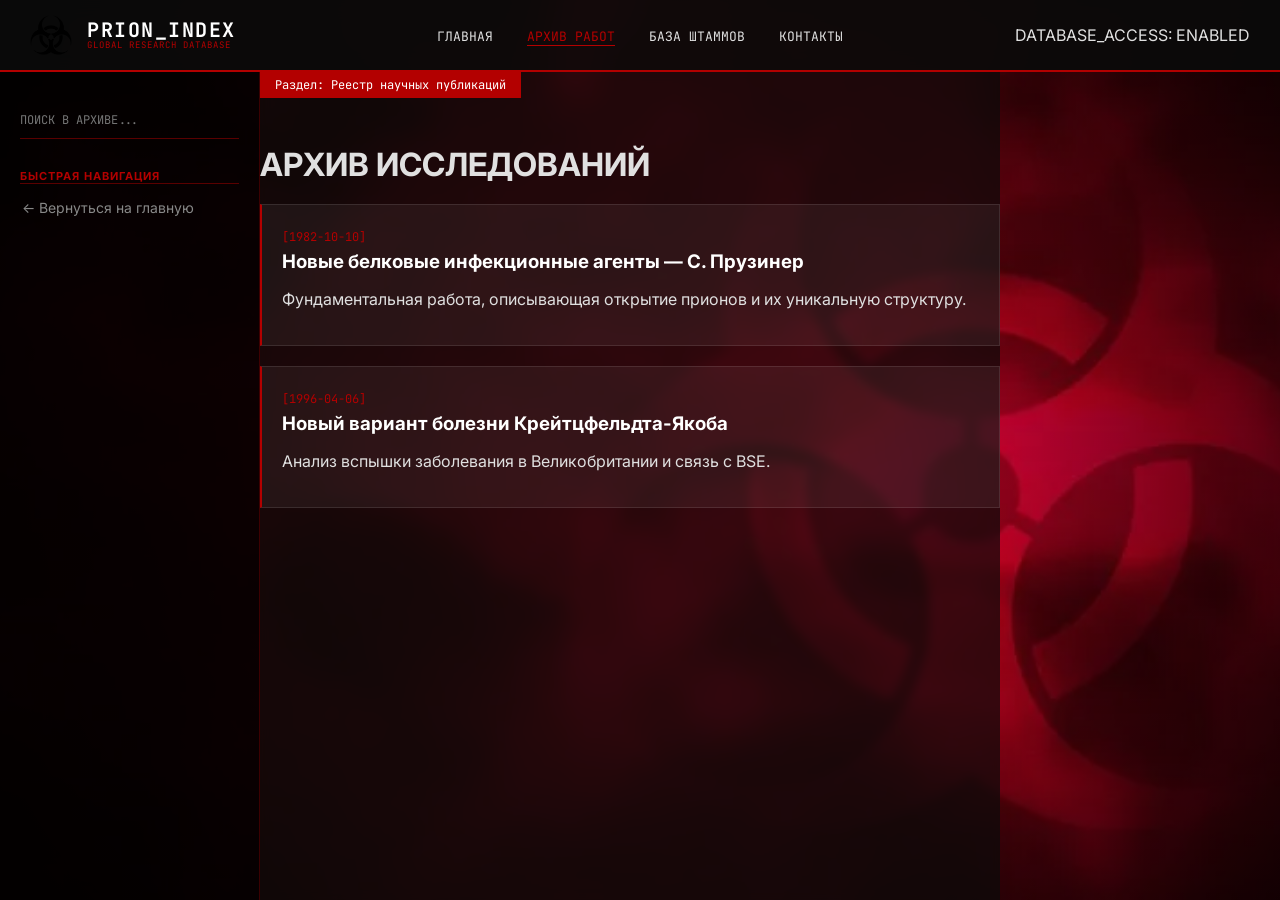
<file: archive.html>
<!DOCTYPE html>
<html lang="ru">
<head>
    <meta charset="UTF-8">
    <title>PRION_INDEX // ARCHIVE</title>
    <link rel="stylesheet" href="style.css"> <link href="https://fonts.googleapis.com/css2?family=Inter:wght@300;400;700&family=JetBrains+Mono:wght@400;700&display=swap" rel="stylesheet">
</head>
<body>

<div class="custom-background"></div>
<div class="vignette"></div>

<div class="main-wrapper">
    <header class="top-nav">
        <div class="logo-wrapper">
            <a href="index.html" style="text-decoration: none; display: flex; align-items: center; gap: 15px;">
                <div class="logo-area">
                    <img src="images/my-logo.png" style="height: 40px; display: block;">
                </div>
                <div class="site-title">
                    <span class="main-name">PRION_INDEX</span>
                    <span class="sub-name">Global Research Database</span>
                </div>
            </a>
        </div>
        <div class="nav-links">
            <a href="index.html">ГЛАВНАЯ</a>
            <a href="archive.html" class="active">АРХИВ РАБОТ</a>
            <a href="strains.html">БАЗА ШТАММОВ</a>
            <a href="./contacts/contacts.html">КОНТАКТЫ</a>
        </div>
        <div class="system-id">DATABASE_ACCESS: ENABLED</div>
    </header>

    <div class="layout">
        <aside class="wiki-nav">
            <div class="search-container">
                <input type="text" id="wiki-search" placeholder="ПОИСК В АРХИВЕ...">
                <div class="search-line"></div>
            </div>
            <div class="nav-section">
                <h4>БЫСТРАЯ НАВИГАЦИЯ</h4>
                <a href="index.html">← Вернуться на главную</a>
            </div>
        </aside>

        <main class="main-content">
            <section class="hero-section">
                <div class="alert-banner">Раздел: Реестр научных публикаций</div>
                <h1>АРХИВ ИССЛЕДОВАНИЙ</h1>
                
                <div class="archive-grid">
                    <div class="text-block" style="border-left: 2px solid var(--main-red); margin-bottom: 20px;">
                        <span style="color: var(--main-red); font-family: var(--mono-font); font-size: 12px;">[1982-10-10]</span>
                        <h3 style="margin: 5px 0;"><a href="#" style="color: #fff; text-decoration: none;">Новые белковые инфекционные агенты — С. Прузинер</a></h3>
                        <p>Фундаментальная работа, описывающая открытие прионов и их уникальную структуру.</p>
                    </div>

                    <div class="text-block" style="border-left: 2px solid var(--main-red); margin-bottom: 20px;">
                        <span style="color: var(--main-red); font-family: var(--mono-font); font-size: 12px;">[1996-04-06]</span>
                        <h3 style="margin: 5px 0;"><a href="#" style="color: #fff; text-decoration: none;">Новый вариант болезни Крейтцфельдта-Якоба</a></h3>
                        <p>Анализ вспышки заболевания в Великобритании и связь с BSE.</p>
                    </div>
                </div>
            </section>
        </main>
    </div>
</div>
</body>
</html>
</file>
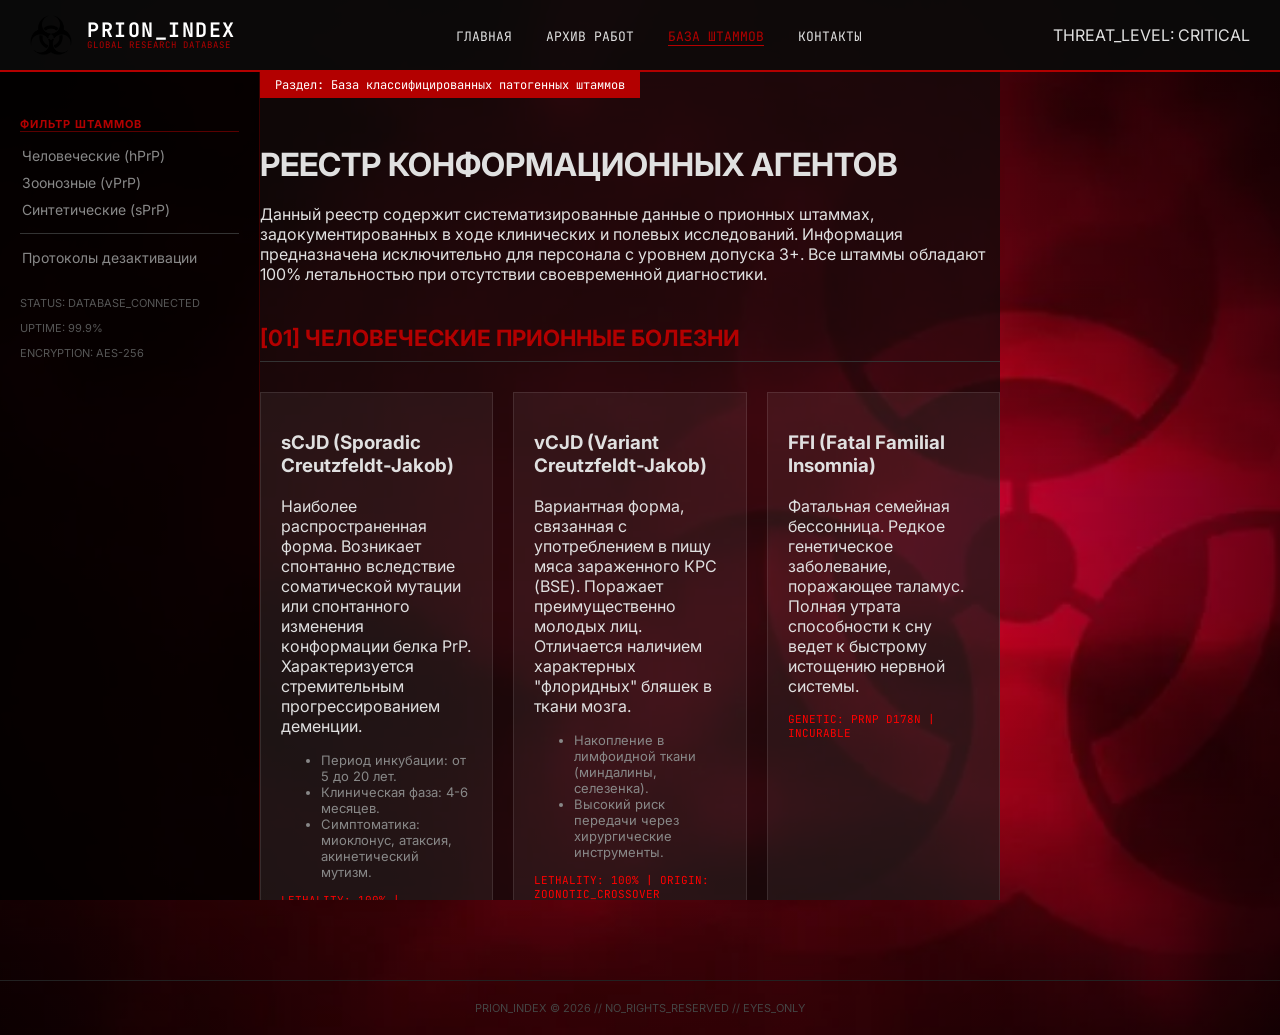
<file: strains.html>
<!DOCTYPE html>
<html lang="ru">
<head>
    <meta charset="UTF-8">
    <title>PRION_INDEX // STRAINS_DATABASE</title>
    <link rel="stylesheet" href="style.css">
    <link href="https://fonts.googleapis.com/css2?family=Inter:wght@300;400;700&family=JetBrains+Mono:wght@400;700&display=swap" rel="stylesheet">
</head>
<body>

<div class="custom-background"></div>
<div class="vignette"></div>

<div class="main-wrapper">
    <header class="top-nav">
        <div class="logo-wrapper">
            <a href="index.html" style="text-decoration: none; display: flex; align-items: center; gap: 15px;">
                <div class="logo-area">
                    <img src="images/my-logo.png" style="height: 40px; display: block;">
                </div>
                <div class="site-title">
                    <span class="main-name">PRION_INDEX</span>
                    <span class="sub-name">Global Research Database</span>
                </div>
            </a>
        </div>
        <div class="nav-links">
            <a href="index.html">ГЛАВНАЯ</a>
            <a href="archive.html">АРХИВ РАБОТ</a>
            <a href="strains.html" class="active">БАЗА ШТАММОВ</a>
            <a href="./contacts/contacts.html">КОНТАКТЫ</a>
        </div>
        <div class="system-id">THREAT_LEVEL: CRITICAL</div>
    </header>

    <div class="layout">
        <aside class="wiki-nav">
             <div class="nav-section">
                <h4>ФИЛЬТР ШТАММОВ</h4>
                <a href="#human">Человеческие (hPrP)</a>
                <a href="#zoonotic">Зоонозные (vPrP)</a>
                <a href="#synthetic">Синтетические (sPrP)</a>
                <hr style="border: 0; border-top: 1px solid #333; margin: 15px 0;">
                <a href="#protocols">Протоколы дезактивации</a>
            </div>
            <div class="nav-section" style="margin-top: 30px; font-size: 11px; color: #555;">
                <p>STATUS: DATABASE_CONNECTED</p>
                <p>UPTIME: 99.9%</p>
                <p>ENCRYPTION: AES-256</p>
            </div>
        </aside>

        <main class="main-content">
            <section class="hero-section">
                <div class="alert-banner">Раздел: База классифицированных патогенных штаммов</div>
                <h1>РЕЕСТР КОНФОРМАЦИОННЫХ АГЕНТОВ</h1>
                
                <p class="description">
                    Данный реестр содержит систематизированные данные о прионных штаммах, задокументированных в ходе клинических и полевых исследований. Информация предназначена исключительно для персонала с уровнем допуска 3+. Все штаммы обладают 100% летальностью при отсутствии своевременной диагностики.
                </p>

                <!-- ЧЕЛОВЕЧЕСКИЕ ШТАММЫ -->
                <h2 id="human" style="border-bottom: 1px solid #333; padding-bottom: 10px; margin-top: 40px;">[01] ЧЕЛОВЕЧЕСКИЕ ПРИОННЫЕ БОЛЕЗНИ</h2>
                <div class="content-grid">
                    <div class="text-block">
                        <h3>sCJD (Sporadic Creutzfeldt-Jakob)</h3>
                        <p>Наиболее распространенная форма. Возникает спонтанно вследствие соматической мутации или спонтанного изменения конформации белка PrP. Характеризуется стремительным прогрессированием деменции.</p>
                        <ul style="font-size: 13px; color: #888; margin-top: 10px;">
                            <li>Период инкубации: от 5 до 20 лет.</li>
                            <li>Клиническая фаза: 4-6 месяцев.</li>
                            <li>Симптоматика: миоклонус, атаксия, акинетический мутизм.</li>
                        </ul>
                        <div style="font-size: 11px; font-family: 'JetBrains Mono'; margin-top: 10px; color: #ff0000;">
                            LETHALITY: 100% | RISK_CODE: ALPHA-1
                        </div>
                    </div>

                    <div class="text-block">
                        <h3>vCJD (Variant Creutzfeldt-Jakob)</h3>
                        <p>Вариантная форма, связанная с употреблением в пищу мяса зараженного КРС (BSE). Поражает преимущественно молодых лиц. Отличается наличием характерных "флоридных" бляшек в ткани мозга.</p>
                        <ul style="font-size: 13px; color: #888; margin-top: 10px;">
                            <li>Накопление в лимфоидной ткани (миндалины, селезенка).</li>
                            <li>Высокий риск передачи через хирургические инструменты.</li>
                        </ul>
                        <div style="font-size: 11px; font-family: 'JetBrains Mono'; margin-top: 10px; color: #ff0000;">
                            LETHALITY: 100% | ORIGIN: ZOONOTIC_CROSSOVER
                        </div>
                    </div>

                    <div class="text-block">
                        <h3>FFI (Fatal Familial Insomnia)</h3>
                        <p>Фатальная семейная бессонница. Редкое генетическое заболевание, поражающее таламус. Полная утрата способности к сну ведет к быстрому истощению нервной системы.</p>
                        <div style="font-size: 11px; font-family: 'JetBrains Mono'; margin-top: 10px; color: #ff0000;">
                            GENETIC: PRNP D178N | INCURABLE
                        </div>
                    </div>
                </div>

                <!-- ЗООНОЗНЫЕ ШТАММЫ -->
                <h2 id="zoonotic" style="border-bottom: 1px solid #333; padding-bottom: 10px; margin-top: 60px;">[02] ЗООНОЗНЫЕ И ЭКОСИСТЕМНЫЕ УГРОЗЫ</h2>
                <div class="content-grid">
                    <div class="text-block highlight-red">
                        <h3 style="color: #ff0000;">BSE (Bovine Spongiform Encephalopathy)</h3>
                        <p>Классический штамм типа C. Способен преодолевать межвидовой барьер. Обладает аномальной термостабильностью (выдерживает стандартное автоклавирование).</p>
                        <div style="font-size: 11px; font-family: 'JetBrains Mono'; margin-top: 10px;">
                            VULNERABILITY: UNKNOWN | STRAIN: TYPE-C
                        </div>
                    </div>

                    <div class="text-block highlight-red">
                        <h3 style="color: #ff0000;">CWD (Chronic Wasting Disease)</h3>
                        <p>Штамм, поражающий копытных. Обнаружен в почве, воде и растениях на местах выпаса. Передача происходит через слюну, мочу и кал животных. Потенциал перехода к человеку изучается.</p>
                        <div style="font-size: 11px; font-family: 'JetBrains Mono'; margin-top: 10px;">
                            INFECTIVITY: EXTREME | PERSISTENCE: 10+ YEARS
                        </div>
                    </div>
                </div>

                <!-- СИНТЕТИЧЕСКИЕ ШТАММЫ -->
                <h2 id="synthetic" style="border-bottom: 1px solid #333; padding-bottom: 10px; margin-top: 60px;">[03] СИНТЕТИЧЕСКИЕ И ЛАБОРАТОРНЫЕ АГЕНТЫ</h2>
                <div class="content-grid">
                    <div class="text-block" style="border: 1px dashed #ff0000;">
                        <h3 style="color: #ff0000;">P-73_HYBRID (Classified)</h3>
                        <p>Экспериментальный рекомбинантный штамм. Создан в целях изучения механизмов ускоренной полимеризации бета-листов. Обладает сокращенным инкубационным периодом (до 14 суток в модельных организмах).</p>
                        <p style="background: rgba(255,0,0,0.1); padding: 5px; font-size: 12px; margin-top: 10px;">
                            ВНИМАНИЕ: Работа с P-73 разрешена только в боксах BSL-4. При утечке — протокол "ZERO".
                        </p>
                    </div>
                </div>

                <!-- ПРОТОКОЛЫ -->
                <h2 id="protocols" style="border-bottom: 1px solid #333; padding-bottom: 10px; margin-top: 60px;">МЕРЫ ПРОТИВОДЕЙСТВИЯ</h2>
                <div class="text-block" style="background: rgba(255,255,255,0.03);">
                    <p>Стандартные методы дезинфекции (спирт, формалин, УФ) **неэффективны**. Для полной инактивации штаммов требуется:</p>
                    <ul style="margin-top: 10px; line-height: 1.8;">
                        <li>Обработка 2М раствором NaOH в течение 1 часа.</li>
                        <li>Автоклавирование при 134°C (3 бар) в течение 18-30 минут.</li>
                        <li>Полное сжигание (инсинерация) биоматериала при температуре >1000°C.</li>
                    </ul>
                </div>
            </section>
        </main>
    </div>

    <footer style="margin-top: 80px; padding: 20px; border-top: 1px solid #222; text-align: center; font-size: 11px; color: #444;">
        PRION_INDEX © 2026 // NO_RIGHTS_RESERVED // EYES_ONLY
    </footer>
</div>

</body>
</html>
</file>
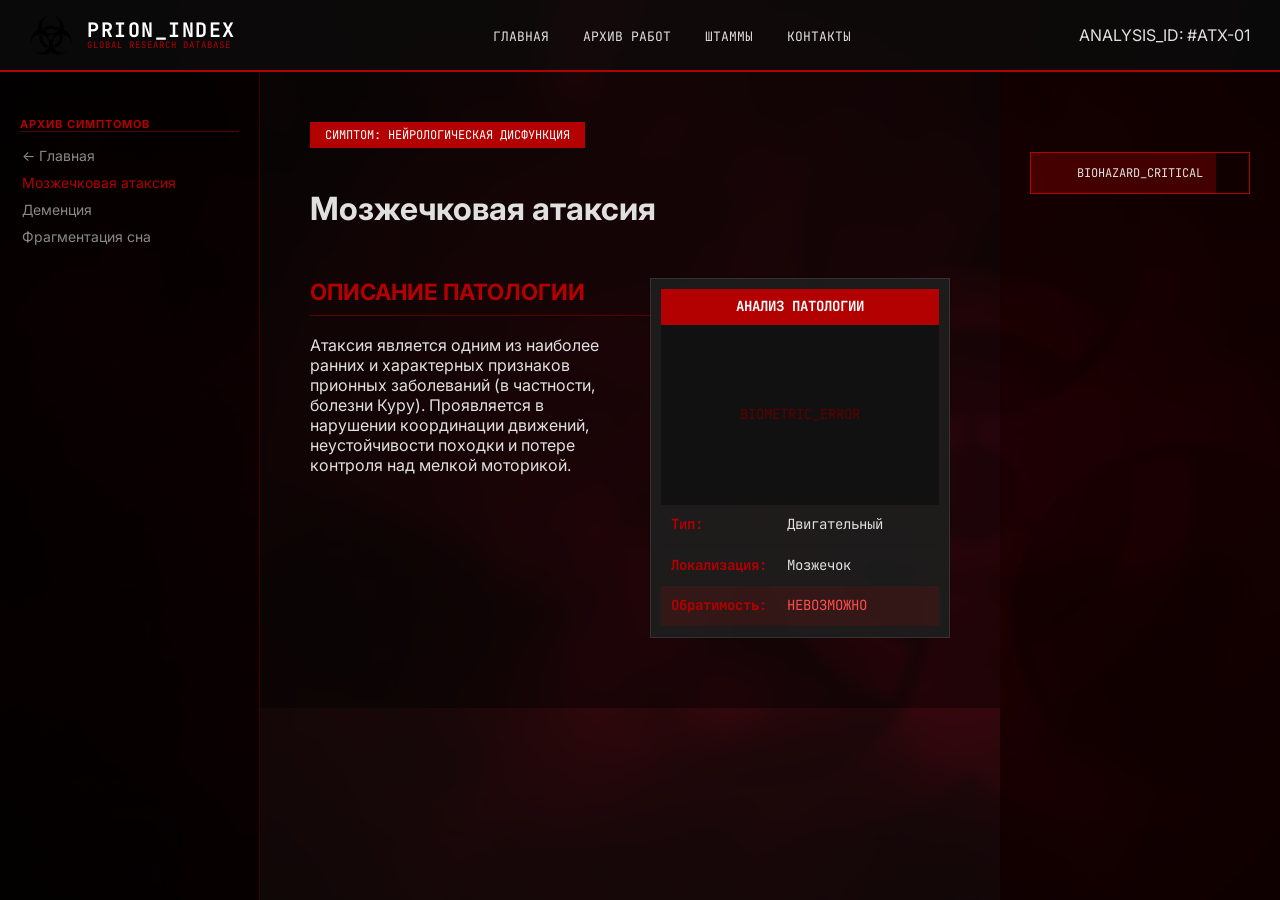
<file: symptom-ataxia.html>
<!DOCTYPE html>
<html lang="ru">
<head>
    <meta charset="UTF-8">
    <title>PRION_INDEX // СИМПТОМ: АТАКСИЯ</title>
    <link rel="stylesheet" href="style.css">
    <link href="https://fonts.googleapis.com/css2?family=Inter:wght@300;400;700&family=JetBrains+Mono:wght@400;700&display=swap" rel="stylesheet">
</head>
<body>

<div class="custom-background"></div>
<div class="vignette"></div>

<div class="main-wrapper">
    <header class="top-nav">
        <div class="logo-wrapper">
            <a href="index.html" style="text-decoration: none; display: flex; align-items: center; gap: 15px;">
                <div class="logo-area">
                    <img src="images/my-logo.png" style="height: 40px; display: block;">
                </div>
                <div class="site-title">
                    <span class="main-name">PRION_INDEX</span>
                    <span class="sub-name">Global Research Database</span>
                </div>
            </a>
        </div>
        <div class="nav-links">
            <a href="index.html">ГЛАВНАЯ</a>
            <a href="archive.html">АРХИВ РАБОТ</a>
            <a href="strains.html">ШТАММЫ</a>
            <a href="contacts.html">КОНТАКТЫ</a>
        </div>
        <div class="system-id">ANALYSIS_ID: #ATX-01</div>
    </header>

    <div class="layout">
        <aside class="wiki-nav">
            <div class="nav-section">
                <h4>АРХИВ СИМПТОМОВ</h4>
                <a href="index.html">← Главная</a>
                <a href="symptom-ataxia.html" class="active" style="color: var(--main-red);">Мозжечковая атаксия</a>
                <a href="symptom-dementia.html">Деменция</a>
                <a href="symptom-insomnia.html">Фрагментация сна</a>
            </div>
        </aside>

        <main class="main-content">
            <div class="article-container">
                <div class="article-header">
                    <div class="alert-banner">СИМПТОМ: НЕЙРОЛОГИЧЕСКАЯ ДИСФУНКЦИЯ</div>
                    <h1>Мозжечковая атаксия</h1>
                </div>

                <div class="article-body">
                    <aside class="infobox">
                        <div class="infobox-title">АНАЛИЗ ПАТОЛОГИИ</div>
                        <div class="infobox-image">
                            <div class="scan-line"></div>
                            <span>BIOMETRIC_ERROR</span>
                        </div>
                        <table class="infobox-table">
                            <tr>
                                <th>Тип:</th>
                                <td>Двигательный</td>
                            </tr>
                            <tr>
                                <th>Локализация:</th>
                                <td>Мозжечок</td>
                            </tr>
                            <tr class="danger-row">
                                <th>Обратимость:</th>
                                <td>НЕВОЗМОЖНО</td>
                            </tr>
                        </table>
                    </aside>

                    <section class="wiki-section">
                        <h2>Описание патологии</h2>
                        <p>Атаксия является одним из наиболее ранних и характерных признаков прионных заболеваний (в частности, болезни Куру). Проявляется в нарушении координации движений, неустойчивости походки и потере контроля над мелкой моторикой.</p>
                    </section>
                </div>
            </div>
        </main>

        <aside class="status-panel">
            <div class="danger-indicator">
                <div class="bar-fill" style="width: 85%;"></div>
                <span>BIOHAZARD_CRITICAL</span>
            </div>
        </aside>
    </div>
</div>

</body>
</html>
</file>
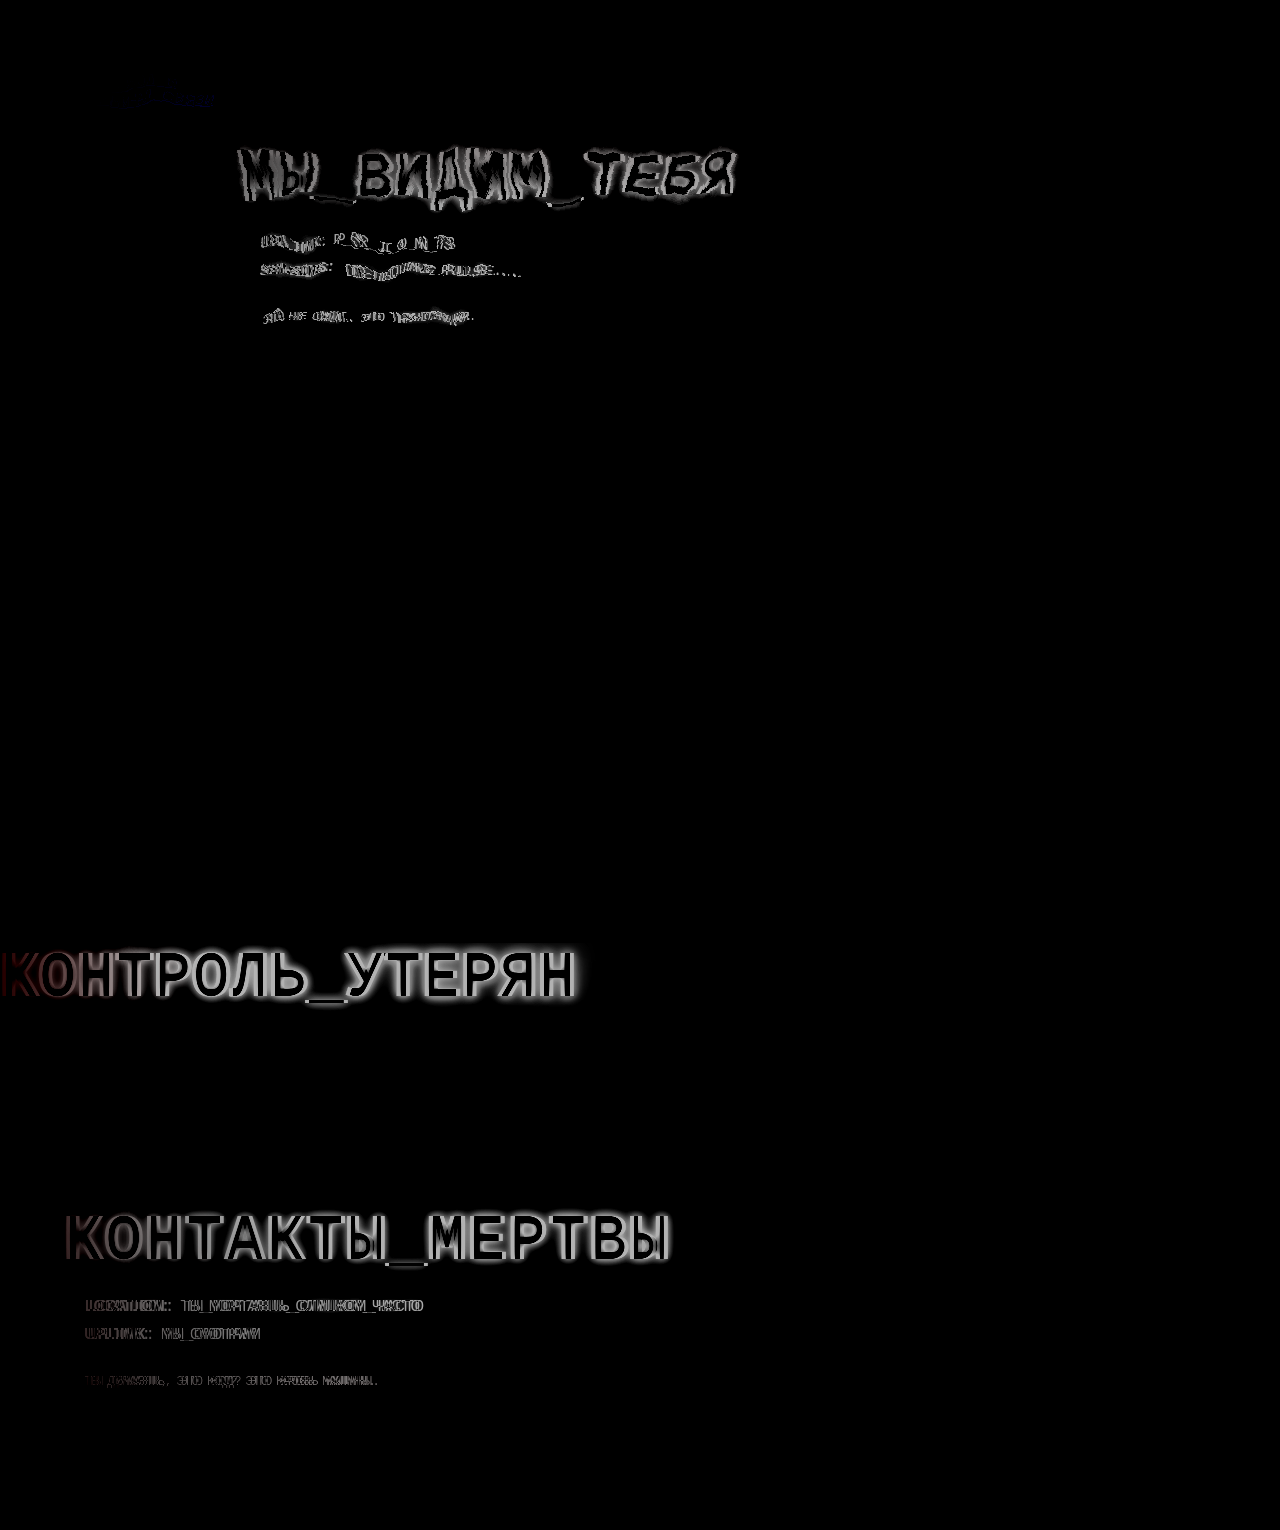
<file: contacts/contacts.html>
<!DOCTYPE html>
<html lang="ru">
<head>
    <meta charset="UTF-8">
    <title>UNRECOVERABLE_73</title>
    <link rel="stylesheet" href="snuff.css">
</head>
<body class="system-seizure">
    <div class="organic-noise"></div>
    <div class="vignette"></div>

    <div id="main-viewport" class="viewport">
        <nav class="side-nav">
            <span class="nav-label">ДАННЫЕ_ИЗВЛЕЧЕНЫ</span>
            <ul>
                <li><a href="#" class="glitch-link">ПРОТОКОЛ_0</a></li>
                <li><a href="#" class="glitch-link">ТЕРМИНАЛ_СВЯЗИ</a></li>
            </ul>
        </nav>

        <section class="content-terminal">
            <div class="scanner-line"></div>
            
            <div class="flesh-container">
                <h1 class="flesh-text" data-text="МЫ_ВИДИМ_ТЕБЯ">МЫ_ВИДИМ_ТЕБЯ</h1>
                
                <div class="data-grid">
                    <div class="entry-row">
                        <span class="label">UPLINK:</span>
                        <span class="val" id="uplink-val">P_R_I_O_N_73</span>
                    </div>
                    <div class="entry-row">
                        <span class="label">SENSORS:</span>
                        <span class="val">DETECTING_PULSE...</span>
                    </div>
                    <p class="warning-subtext">ЭТО НЕ САЙТ. ЭТО ТРАНСЛЯЦИЯ.</p>
                </div>
            </div>
        </section>
    </div>

    <svg style="display:none">
        <defs>
            <filter id="flesh-melt">
                <feTurbulence type="fractalNoise" baseFrequency="0.02" numOctaves="5" seed="1" result="noise" />
                <feDisplacementMap in="SourceGraphic" in2="noise" scale="20" />
            </filter>
        </defs>
    </svg>

    <script src="snuff-logic.js"></script>

    <div class="blood-corners"></div>

<div id="subliminal-frame"></div>

<h1 class="flesh-text slicing" data-text="КОНТРОЛЬ_УТЕРЯН">КОНТРОЛЬ_УТЕРЯН</h1>

<body class="system-seizure">
    <div class="organic-noise"></div>
    <div id="flash-overlay"></div>

<body class="system-seizure">
    <div id="flash-overlay"></div>
    <div class="organic-noise"></div>

    <main id="main-viewport">
        <div class="flesh-container">
            <h1 class="flesh-text white-mode" data-text="КОНТАКТЫ_МЕРТВЫ">
                КОНТАКТЫ_МЕРТВЫ
            </h1>
            
            <div class="data-grid">
                <div class="entry-row">
                    <span class="label">LOCATION:</span>
                    <span class="val" id="critical-data">ПОД_ТВОЕЙ_КОЖЕЙ</span>
                </div>
                <div class="entry-row">
                    <span class="label">UPLINK:</span>
                    <span class="val">МЫ_СМОТРИМ</span>
                </div>
                <p class="warning-subtext">ТЫ ДУМАЕШЬ, ЭТО КОД? ЭТО КРОВЬ МАШИНЫ.</p>
            </div>
        </div>
    </main>

    <svg style="display:none">
        <filter id="glitch-slice">
            <feOffset dx="-2" dy="0" in="SourceGraphic" result="L" />
            <feOffset dx="2" dy="0" in="SourceGraphic" result="R" />
            <feBlend in="L" in2="R" mode="difference" />
        </filter>
    </svg>
</body>

    <svg style="display:none">
        <filter id="glitch-slice">
            <feOffset dx="-3" dy="0" in="SourceGraphic" result="L" />
            <feOffset dx="3" dy="0" in="SourceGraphic" result="R" />
            <feBlend in="L" in2="R" mode="difference" />
        </filter>
    </svg>
</body>
</html>
</file>
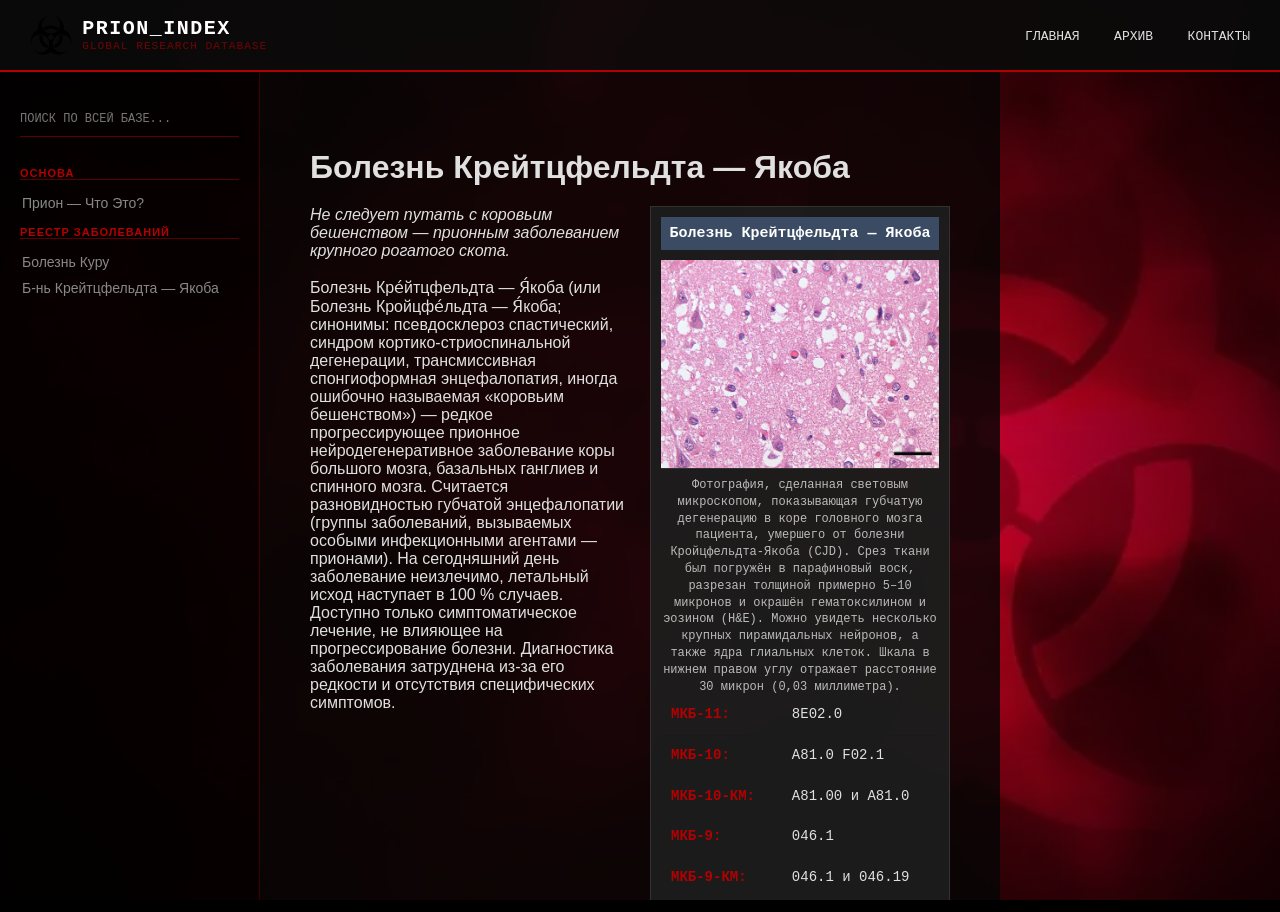
<file: dis-cjd/dis-cjd.html>
<!DOCTYPE html>
<html lang="ru">
<head>
    <meta charset="UTF-8">
    <title>PRION_SYSTEM // DATABASE_ENTRY</title>
    <link rel="stylesheet" href="../style.css">
</head>
<body>
    <div class="custom-background"></div>
    <div class="vignette"></div>
    <div class="main-wrapper">
<header class="top-nav">
    <div class="logo-wrapper">
        <a href="../index.html" style="text-decoration: none; display: flex; align-items: center; gap: 10px;">
            <div class="logo-area">
                <img src="../images/my-logo.png" alt="PRION_INDEX LOGO" style="height: 40px; width: auto; display: block;">
            </div>
            <div class="site-title">
                <span class="main-name" style="font-weight: bold; font-family: 'JetBrains Mono', monospace;">PRION_INDEX</span>
                <span class="sub-name" style="font-size: 0.7em; display: block; opacity: 0.6;">Global Research Database</span>
            </div>
        </a>
    </div>
    <div class="nav-links">
        <a href="../index.html">ГЛАВНАЯ</a>
        <a href="../archive.html">АРХИВ</a>
        <a href="../contacts/contacts.html">КОНТАКТЫ</a>
    </div>
</header>

    <div class="layout">
        <aside class="wiki-nav">
            <div class="search-container">
                <input type="text" id="wiki-search" placeholder="ПОИСК ПО ВСЕЙ БАЗЕ...">
                <div class="search-line"></div>
            </div>

            		<div class="nav-section">
            <h4>ОСНОВА</h4>
	<a href="../dis-prion/dis-prion.html">Прион — Что Это?</a>
		</div>

            <div class="nav-section">
                <h4>РЕЕСТР ЗАБОЛЕВАНИЙ</h4>
                <a href="../dis-kuru/dis-kuru.html">Болезнь Куру</a>
                <a href="../dis-cjd/dis-cjd.html">Б-нь Крейтцфельдта — Якоба</a>
            </div>
        </aside>

<main class="main-content">
    <article class="article-container">
        <h1>Болезнь Крейтцфельдта — Якоба</h1>

        <div class="article-body">
            <aside class="infobox">
                <div class="infobox-header">Болезнь Крейтцфельдта — Якоба</div>
                <img src="Spongiform_degeneration_in_Creutzfeldt-Jakob_disease.jpg" alt="Больной куру">
                <span class="infobox-caption">Фотография, сделанная световым микроскопом, показывающая губчатую дегенерацию в коре головного мозга пациента, умершего от болезни Кройцфельдта-Якоба (CJD). Срез ткани был погружён в парафиновый воск, разрезан толщиной примерно 5–10 микронов и окрашён гематоксилином и эозином (H&E). Можно увидеть несколько крупных пирамидальных нейронов, а также ядра глиальных клеток. Шкала в нижнем правом углу отражает расстояние 30 микрон (0,03 миллиметра).</span>
                <table class="infobox-table">
                    <tr><th>МКБ-11:</th><td>8E02.0</td></tr>
                    <tr><th>МКБ-10:</th><td>A81.0 F02.1</td></tr>
                    <tr><th>МКБ-10-КМ:</th><td>	A81.00 и A81.0</td></tr>
                    <tr><th>МКБ-9:</th><td>046.1</td></tr>
                    <tr><th>МКБ-9-КМ:</th><td>046.1 и 046.19</td></tr>
                    <tr><th>OMIM:</th><td>123400</td></tr>
                    <tr><th>DiseasesDB:</th><td>3166</td></tr>
                    <tr><th>MedlinePlus:</th><td>000788</td></tr>
                    <tr><th>MeSH:</th><td>D007562</td></tr>
                </table>
            </aside>

            <p><i>Не следует путать с коровьим бешенством — прионным заболеванием крупного рогатого скота.</i><br><br>Болезнь Кре́йтцфельдта — Я́коба (или Болезнь Кройцфе́льдта — Я́коба; синонимы: псевдосклероз спастический, синдром кортико-стриоспинальной дегенерации, трансмиссивная спонгиоформная энцефалопатия, иногда ошибочно называемая «коровьим бешенством») — редкое прогрессирующее прионное нейродегенеративное заболевание коры большого мозга, базальных ганглиев и спинного мозга. Считается разновидностью губчатой энцефалопатии (группы заболеваний, вызываемых особыми инфекционными агентами — прионами). На сегодняшний день заболевание неизлечимо, летальный исход наступает в 100 % случаев. Доступно только симптоматическое лечение, не влияющее на прогрессирование болезни. Диагностика заболевания затруднена из-за его редкости и отсутствия специфических симптомов.</p>

	<div class="wiki-toc" id="toc">
 	   <div class="toc-title">
 	       Содержание 
<button class="toc-toggle" id="toc-btn">СКРЫТЬ</button>
  	  </div>
 	   <ul id="toc-list">
                    <li><a href="#istoria">1 История</a></li>
                    <li><a href="#epidemiology">2 Эпидемиология</a>
		<li><a href="#etiology">3 Этиология, патогенез и пути заражения</a>
		<li><a href="#forms">4 Формы болезни Крейтцфельдта — Якоба</a>
                        <ul>
                            <li><a href="#sCJD">4.1 Спонтанная — классическая (sCJD)</a></li>
                            <li><a href="#fCJD">4.2 Наследственная (fCJD)</a></li>
                            <li><a href="#iCJD">4.3 Ятрогенная (iCJD)</a></li>
                            <li><a href="#nvCJD">4.4 Новый вариант (nvCJD)</a></li>
                        </ul>
                    </li>
                    <li><a href="#clinic">5 Клиника</a></li>
                    <li><a href="#diagnostics">6 Диагностика</a></li>
                    <li><a href="#iatropathies">7 Случаи ятропатии</a></li>
                    <li><a href="#treatment">8 Лечение</a></li>
                    <li><a href="#gallery">9 Галерея</a></li>
                    <li><a href="#notes">10 Примечания</a></li>
                </ul>
            </div>

            <h2 id="istoria">История</h2>
<div class="thumb-right">
    <img src="Hans_Gerhard_Creutzfeldt_(ca._1920).jpg" alt="Ганс Герхард Кройцфельдт (1885—1964)">
    <div class="thumb-caption">Ганс Герхард Кройцфельдт (1885—1964)</div>
</div>
            <p>Заболевание впервые описано в 1920 году Гансом Герхардом Крейцфельдтом. В 1921 году Альфонс Якоб отметил сочетание при этой патологии психических нарушений с симптомами поражения передних рогов спинного мозга, экстрапирамидной и пирамидной системы, и определил заболевание как спастический псевдосклероз или энцефалопатию с рассеянными очагами поражения ткани мозга. Шпильмейер предложил называть болезнь по имени авторов, впервые описавших её.</p>

            <h2 id="epidemiology">Эпидемиология</h2>

<p>Болезнь Крейцфельдта — Якоба составляет около 85 % всех прионных энцефалопатий человека, поражает людей всех национальностей и рас, мужчин и женщин, взрослых и детей. Отмечается некоторое преобладание частоты случаев болезни куру у женщин-аборигенов острова Новой Гвинеи, что связывают с особенностями национальных традиций (ритуального каннибализма), когда женщины поедают мозг умерших и получают высокую дозу PrPSc. Начало заболевания наступает, как правило, в среднем или позднем возрасте, в типичных случаях на пятом десятке жизни, но в принципе может возникнуть в любом возрасте. Возраст дебюта классической формы — от 17 до 87 лет (средний возраст — 64 года), средний возраст новой формы — 29 лет.</p>

<div class="thumb-right">
    <img src="Global_mad_cow_cases_map.png" alt="тёмно-зелёным отмечены страны, где были зафиксированы случаи заболевания людей, светло-зелёным — случаи коровьего бешенства">
    <div class="thumb-caption">тёмно-зелёным отмечены страны, где были зафиксированы случаи заболевания людей, светло-зелёным — случаи коровьего бешенства</div>
</div>

            <h2 id="etiology">Этиология, патогенез и пути заражения</h2>
            <p><i>См. также: Прионная болезнь</i><br><br>
1.Попадая в организм, прион оседает на поверхности клетки, взаимодействуя с нормальными белками и изменяя их структуру на патологическую.<br><br>
2.Накапливающиеся на поверхности клетки патологические белки блокируют процессы, происходящие на мембране, что приводит к гибели клетки.<br><br>
3.Накапливающиеся на поверхности клетки белки запускают апоптоз (запрограммированный процесс смерти клетки).<br><br>
4.Клетка, стараясь избавиться от белков на поверхности, начинает производить активные кислородные соединения, однако белок на поверхности не даёт им выйти за пределы клетки. Активные вещества разрушают саму клетку.<br><br>
5.Вокруг поражённых клеток начинается воспаление с участием высокоактивных ферментов, поражающих соседние здоровые клетки.</p>

            <h2 id="forms">Формы болезни Крейтцфельдта — Якоба</h2>
            <h3 id="sCJD">Спонтанная — классическая (sCJD)</h3>
            <p>Согласно современным представлениям (прионной теории), прионы при этой форме заболевания возникают в мозге спонтанно, без какой-либо видимой внешней причины. Болезнь обычно поражает людей в возрасте старше 50 лет и проявляется с вероятностью 1—2 случая на миллион жителей. Вначале проявляется в форме кратких потерь памяти, изменениями настроения, потерей интереса к происходящему вокруг. Больной постепенно перестаёт осиливать и текущие действия, связанные с повседневной жизнью. В конечной фазе наступает расстройство зрения, галлюцинации и расстройство речи (особенная медленная речь).<br><br>
<b>Основные характеристики:</b><br><br>

&middot; <span>около 40 % больных со спорадической формой имеют подострое течение с прогрессирующими когнитивными нарушениями, в 40 % случаев встречаются мозжечковые нарушения, в 20 % — их комбинация.</span> <br><br>
&middot; <span>клиническая картина включает расстройства поведения, нарушения высших корковых функций, корковые нарушения зрения (вплоть до корковой слепоты), мозжечковую дисфункцию, сочетание пирамидной и экстрапирамидной симптоматики.</span><br><br>
&middot; <span>эпилептические припадки — практически у всех больных развиваются фокальные, в том числе миоклонус века, миоклонус губы и/или вторично-генерализованные миоклонические припадки, которые могут провоцироваться фоно- и фотостимуляцией, тактильным раздражением (прикосновением). У большинства больных во время ЭЭГ-исследования выявляются характерные периодические или псевдопериодические пароксизмы острых волн и/или спайков на общем замедленном низкоамплитудном фоне биоэлектрической активности головного мозга.</span><br><br>
В терминальной стадии — глобальные выраженные когнитивные нарушения, летальный исход через 8 месяцев от дебюта заболевания.</p>

            <h3 id="fCJD">Наследственная (fCJD)</h3>
            <p>Болезнь возникает в семьях, где наследуется повреждение гена для прионового белка. Дефектный прионовый белок является намного более подверженным спонтанному превращению в прион. Признаки и ход болезни подобны классической форме.</p>

<div class="thumb-right">
    <img src="Prnp.jpeg" alt="Карта хромосомы с указанием места мутации.">
    <div class="thumb-caption">Карта хромосомы с указанием места мутации.</div>
</div>

            <h3 id="iCJD">Ятрогенная (iCJD)</h3>
            <p>Болезнь обусловлена непреднамеренным внесением прионов в тело пациента при медицинском вмешательстве. Источником прионов ранее были некоторые лекарства, инструменты или мозговые оболочки, которые забирались у мёртвых людей и использовались для закрытия раны при операциях на мозге. Сегодня этот источник заражения полностью устранён. Признаки и ход болезни подобны классической форме.</p>

            <h3 id="nvCJD">Новый вариант (nvCJD)</h3>
            <p>Болезнь впервые выявлена в 1986 году в Великобритании, и с того момента до 2009 года от неё умерло не менее 200 человек. Вероятнее всего, что заболевшие заразились мясными продуктами, содержащими бычьи прионы из мозга «бешеных коров». В отличие от «классической» формы, болезнь поражает и молодых людей в возрасте около 20 лет. В первую очередь она проявляется в изменении личности. Люди теряют интерес к своему хобби, сторонятся своих самых близких людей, поддаются депрессиям. Далее следует похудение, нарушение координации движений. Пациент не способен сам о себе позаботиться, не соблюдает основные правила гигиены, не может без чужой помощи поесть. Повреждение мозга всё больше и больше нарушает основные жизненные функции, и, наконец, пациент умирает. В отличие от классической формы, при новом варианте болезни Крейцфельдта — Якоба отдалено наступление слабоумия, и пациент очень долго осознаёт своё ухудшающееся состояние.<br><br>

Основные характеристики:<br><br>

&middot; психические расстройства и сенсорные нарушения;<br><br>
&middot; характерны глобальные когнитивные нарушения и атаксия;<br><br>
&middot; описано несколько случаев заболевания, дебютировавшего с корковой слепотой (вариант Heidenhain);<br><br>
&middot; эписиндром представлен также миоклоническими припадками;<br><br>
&middot; мозжечковая симптоматика выявляется в 100 %.</p>

            <h2 id="clinic">Клиника</h2>
            <p><b>Клиническими критериями деменции при болезни Крейцфельдта — Якоба (БКЯ) являются:</b><br><br>

&middot; быстро прогрессирующая — в течение 2 лет — («опустошающая») деменция с дезинтеграцией всех высших корковых функций; пирамидные нарушения (спастические[6] парезы (снижение силы мышц));<br><br>
&middot; экстрапирамидные нарушения (хореоатетоз);<br><br>
&middot; миоклонус (непроизвольные сокращения мышц);<br><br>
&middot; атаксия (нарушение согласованности движений различных мышц), акинетический мутизм (утрата способности говорить и двигаться);<br><br>
&middot; дизартрия (нарушение произношения);<br><br>
&middot; эпилептические припадки;<br><br>
&middot; зрительные нарушения (диплопия)<br><br>

<b>Стадии заболевания:</b><br><br>

1. Продромальный период — симптомы неспецифичны и возникают примерно у 30 % больных. Они появляются за недели и месяцы до возникновения первых признаков деменции и включают астению, нарушения сна и аппетита, внимания, памяти и мышления, снижение массы тела, потерю либидо, изменение поведения.<br><br>
2. Инициальный период — для первых признаков заболевания обычно характерны зрительные нарушения, головные боли, головокружение, неустойчивость и парестезии. У основной части больных болезнь развивается постепенно, реже — острый или подострый дебют. В некоторых случаях, как при так называемых амиотрофических формах, неврологические знаки могут предшествовать началу деменции.<br><br>
3. Развёрнутый период — обычно отмечается прогрессирующий спастический паралич конечностей с сопутствующими экстрапирамидными знаками, тремором, ригидностью и характерными движениями. В других случаях может отмечаться атаксия, падение зрения или мышечная фибрилляция и атрофия верхнего двигательного нейрона.<br><br>
Для спорадической БКЯ характерны:

Терминальный период — тяжёлая деменция вплоть до маразма. Все прионозы — быстро прогрессирующие заболевания. Течение может быть подострым, но обычно приводит к смерти не более чем через 1—2 года от момента чётко очерченной клинической манифестации. Средняя длительность спорадической формы болезни — около 8 месяцев. Длительность новой формы больше и достигает в среднем 16 месяцев. Средняя длительность наследственной формы — 26 месяцев.</p>

            <h2 id="diagnostics">Диагностика</h2>
            <p>БКЯ должна предполагаться во всех случаях деменций, которые прогрессируют быстро в течение месяцев или 1—2 лет и сопровождаются множественными неврологическими симптомами.

<i>Определённая БКЯ:</i><br><br>

&middot; Характерная неврологическая и морфологическая, в том числе патолого-анатомическая и нейрорадиологическая симптоматика.<br><br>
&middot; Протеазорезистентный PrP (по данным Western-блоттинга).<br><br>
&middot; Выявление скрепи-ассоциированных фибрилл.<br><br>

Вероятная БКЯ:<br><br>

<i>Прогрессирующая деменция.</i><br><br>
&middot; Характерный ЭЭГ-паттерн (для спорадической БКЯ).
&middot; По крайней мере, 2 признака из нижеперечисленных:
&middot; миоклонус;<br>
&middot; ухудшение зрения;<br>
&middot; мозжечковая симптоматика;<br>
&middot; пирамидные или экстрапирамидные симптомы;<br>
&middot; акинетический мутизм.<br>

<i>Возможная БКЯ:</i><br><br>

&middot; Прогрессирующая деменция.<br>
&middot; Нетипичные изменения на ЭЭГ (или ЭЭГ провести невозможно).<br>
&middot; По крайней мере, 2 признака из нижеперечисленных:<br>
&middot; миоклонус;<br>
&middot; ухудшение зрения;<br>
&middot; мозжечковая симптоматика;<br>
&middot; пирамидные или экстрапирамидные симптомы;<br>
&middot; акинетический мутизм.<br>
&middot; Продолжительность заболевания — менее 2 лет.<br>

<i>Из параклинических методов диагностики БКЯ наиболее информативными являются:</i><br><br>

&middot; характерные данные магнитно-резонансной томографии (МРТ) головного мозга (особенно на поздних стадиях развития заболевания) в виде билатеральных гиперинтенсивных сигналов на Т2-взвешенных изображениях (симптом «медовых сот»), преимущественно в области хвостатых ядер (в области головки), подушки главным образом таламуса; показано, что симптом «медовых сот» наиболее характерен для нвБКЯ; могут выявляться признаки атрофии коры больших полушарий и мозжечка;<br>
&middot; позитронно-эмиссионная томография (Позитронно-эмиссионная томография) менее информативна, выявляются множественные зоны гипометаболизма глюкозы на уровне подкорковых ядер и коры больших полушарий и полушарий мозжечка;<br>
&middot; для спорадической БКЯ характерно выявление на ЭЭГ трёхфазной активности, ранняя пароксизмальная активность обычно диагностируется через 12 нед. и более от дебюта спорадической БКЯ (у 80—88 % больных);  фокальная, билатеральная и генерализованная миоклоническая пароксизмальная активность диагностируется в 15, 53 и 100 % случаев при продромальной, начальной и терминальной стадиях БКЯ соответственно; могут регистрироваться различные виды периодической пароксизмальной активности: двухфазные или трёхфазные периодические комплексы, возникающие каждые 1—2 с; периодические комплексы с мультифазной конфигурацией; периодические полиспайковые разряды. ЭЭГ-паттерн «вспышка-подавление» характерен для терминальной стадии заболевания с явлениями декортикации;<br>
&middot; для новой формы выше описанные изменения ЭЭГ не характерны, ЭЭГ-паттерн может значимо не меняться по сравнению с возрастной нормой;<br>
&middot; результаты тестирования когнитивных функций (например, менее 24 баллов по краткой шкале MMSE);<br>
&middot; анализ ликвора (люмбальная пункция должна проводиться во всех случаях заболевания), учитываются давление ликвора, уровень сахара, цитоз, наличие бактериальных и вирусных культур, криптококкового антигена и др.; может быть небольшое повышение уровня белка (но не более 100 мг/дл); важным диагностическим критерием является уровень маркера в ликворе — чувствительность и специфичность этого теста превышает 90 %;<br>
&middot; если диагноз неясен, то возможно проведение прижизненной биопсии мозга (при наличии информированного согласия со стороны родственников или опекунов в случае недееспособности пациента);<br>
&middot; морфологическое и гистологическое исследование тканей головного мозга (коры, подкорковых ядер) при аутопсии (посмертная диагностика).</p>

            <h2 id="iatropathies">Случаи ятропатии</h2>
            <p>Во Франции множество случаев болезни Крейтцфельдта — Якоба было вызвано у детей из-за ошибок врачей (зафиксировано не менее 200 случаев). Медики вводили отстающим в росте детям препараты гипофиза животных, больных губчатой энцефалопатией крупного рогатого скота. Впоследствии судом медицинские работники были полностью оправданы.</p>

            <h2 id="treatment">Лечение</h2>
            <p>Этиотропной терапии нет. Проводится симптоматическое лечение. При выявлении БКЯ необходимо отменить все лекарственные препараты, которые могут негативно влиять на мнестические функции и поведение пациента. Множество потенциальных терапевтических вмешательств при БКЯ остаются в настоящее время на уровне дискуссии. Традиционные противовирусные средства: амантадин, интерфероны, пассивная иммунизация, вакцинация человека и животных — оказались неэффективными.<br><br>

Нет ни одного препарата с подтвержденной клинической эффективностью. Среди лекарств, положительно влияющих на процесс по результатам лабораторных экспериментов:<br><br>

&middot; Брефельдин A, разрушая аппарат Гольджи, препятствует синтезу PrPSc в инфицированной культуре клеток.<br><br>
&middot; Блокаторы кальциевых каналов, в частности NMDA-рецепторов, способствуют более длительному выживанию инфицированных нейрональных культур.<br><br>
&middot; Тилорон — синтетическое вещество, использующееся в качестве иммуномодулятора — при длительном применении вызывает накопление гликозаминогликанов в клетках (мукополисахаридоз) и может замедлять накопление прионных белков. Но вместе с тем данное вещество может нарушать обмен фосфолипидов и тем самым ухудшать стабильность клеточных мембран. Однако, убедительных сведений об эффективности данного препарата не существует.<br><br>
&middot; Считается, что полисульфат пентозана натрия (polysulfate pentosan sodium, PPS) способен замедлять распространение заболевания и мог удлинить время жизни семи изученных пациентов. Исследованием 2007 года о попытке лечения 26 больных не было найдено доказательств эффективности из-за отсутствия принятых объективных критериев, но авторы сомневались, что отсутствие эффективности было вызвано самим препаратом. В 2012 году было предположено, что низкая эффективность препарата была вызвана очень поздним началом его использования.<br><br>
&middot; Было обнаружено, что олигомерный модулятор anle138b сильно препятствует формированию патологических олигомеров прионного протеина и α-синуклеина in vitro и in vivo. С помощью пролекарства sery433, препарат может пройти через гематоэнцефалический барьер даже при пероральном приёме. MODAG, Немецкая биотехнологическая компания успешно завершила фазу I клинического исследования препарата, показывая отсутствие серьёзных побочных эффектов и концентрацию препарата в плазме выше полностью эффективного уровня в мышиной модели болезни Паркинсона. Фаза II началась 22 декабря 2020 года и её конец ожидается к декабрю 2022 года.<br><br></p>

            <h2 id="gallery">Галерея</h2>
            <div class="gallery-grid">
                <div class="gallery-item">
                    <a href="Hans_Gerhard_Creutzfeldt_(ca._1920).jpg"><img src="Hans_Gerhard_Creutzfeldt_(ca._1920).jpg"></a>
                    <p>Ганс Герхард Кройцфельдт</p>
                </div>
                <div class="gallery-item">
                    <a href="Global_mad_cow_cases_map.png"><img src="Global_mad_cow_cases_map.png"></a>
                    <p>тёмно-зелёным отмечены страны, где были зафиксированы случаи заболевания людей, светло-зелёным — случаи коровьего бешенства</p>
                </div>
                <div class="gallery-item">
                    <a href="Prnp.jpeg"><img src="Prnp.jpeg"></a>
                    <p>Карта хромосомы с указанием места мутации.</p>
                </div>
            </div>

            <h2 id="notes">Примечания</h2>
            <p>Список литературы и ссылок.</p>
        </div>
    </article>
</main>
    </div>
</div>

<script>
    // СКРИПТ УМНОГО ПОИСКА
    document.getElementById('wiki-search').addEventListener('keyup', function() {
        let filter = this.value.toUpperCase();
        let sections = document.querySelectorAll('.nav-section');
        
        sections.forEach(section => {
            let links = section.querySelectorAll('a');
            let hasVisibleLink = false;

            links.forEach(link => {
                if (link.innerText.toUpperCase().indexOf(filter) > -1) {
                    link.style.display = "";
                    link.style.opacity = "1"; // Для плавности
                    hasVisibleLink = true;
                } else {
                    link.style.display = "none";
                }
            });
            section.querySelector('h4').style.display = hasVisibleLink ? "" : "none";
        });
    });
</script>

<div id="myModal" class="modal">
    <span class="modal-btn close">&times;</span>
    <span class="modal-btn prev">&#10094;</span>
    <span class="modal-btn next">&#10095;</span>
    
    <img class="modal-content" id="img01">
    
    <div class="image-info-panel">
        <div id="modal-caption"></div>
        <div class="info-grid">
            <span>Разрешение: <b id="img-res">---</b></span>
            <span>Вес: <b id="img-size">---</b></span>
        </div>
        <div class="download-zone" style="justify-content: center;">
             <a id="dl-raw" href="#" download class="btn-dl">СКАЧАТЬ ОРИГИНАЛ</a>
             <a id="external-url" href="#" target="_blank" class="btn-dl">ОТКРЫТЬ В ВКЛАДКЕ</a>
        </div>
    </div>
</div>

    <script>
    // --- ПРОВЕРКА КНОПКИ СОДЕРЖАНИЯ ---
    const tocBtn = document.getElementById('toc-btn');
    const tocContainer = document.getElementById('toc');

    if (tocBtn && tocContainer) {
        tocBtn.onclick = function() {
            tocContainer.classList.toggle('toc-hidden');
            this.textContent = tocContainer.classList.contains('toc-hidden') ? 'показать' : 'скрыть';
        };
    }
    // --- ДАЛЬШЕ ТВОЙ РАБОЧИЙ КОД ГАЛЕРЕИ ---

        // ТУТ ТВОЙ СУЩЕСТВУЮЩИЙ СКРИПТ ПОИСКА (который ты кидал выше)
        document.getElementById('wiki-search').addEventListener('keyup', function() {
            // ... (код поиска) ...
        });

// --- ОБНОВЛЕННЫЙ СКРИПТ ГАЛЕРЕИ ---
        let currentImgIdx = 0;
        // Собираем картинки И из текста, И из галереи (grid)
        const images = document.querySelectorAll('.article-body img, .gallery-grid img, .infobox img'); 
        const modal = document.getElementById("myModal");
        const modalImg = document.getElementById("img01");
        const captionText = document.getElementById("modal-caption");
        const externalLink = document.getElementById("external-url");

        images.forEach((img, index) => {
            img.style.cursor = "zoom-in";
            
            // ГЛАВНОЕ ИСПРАВЛЕНИЕ: используем addEventListener и e.preventDefault()
            img.addEventListener('click', function(e) {
                e.preventDefault(); // Запрещаем открывать в новой вкладке
                e.stopPropagation(); // Не даем ссылке-родителю сработать
                
                currentImgIdx = index;
                modal.style.display = "flex"; // Используем flex для центрации, которую мы настраивали
                updateModal();
                return false; // Дополнительная блокировка
            });

            // Если картинка внутри ссылки <a>, блокируем и саму ссылку
            if (img.closest('a')) {
                img.closest('a').onclick = (e) => e.preventDefault();
            }
        });

        function updateModal() {
            const img = images[currentImgIdx];
            modalImg.src = img.src;
            captionText.innerHTML = img.alt || "ОБЪЕКТ: DATA_RECORD_UNKNOWN"; 
            
            // Обновляем кнопки скачивания и инфо
            if(document.getElementById("dl-raw")) document.getElementById("dl-raw").href = img.src;
            externalLink.href = img.src;

            // Расчет размеров (чтобы не было прочерков)
            const tempImg = new Image();
            tempImg.src = img.src;
            tempImg.onload = function() {
                if(document.getElementById("img-res")) 
                    document.getElementById("img-res").innerHTML = this.width + " x " + this.height;
                let sizeMB = Math.round((this.width * this.height * 3) / 1048576 * 10) / 10;
                if(document.getElementById("img-size"))
                    document.getElementById("img-size").innerHTML = sizeMB + " MB (est.)";
            };
        }

// Управление (кнопки)
        const closeBtn = document.querySelector(".close");
        if (closeBtn) closeBtn.onclick = () => modal.style.display = "none";

        const nextBtn = document.querySelector(".next");
        if (nextBtn) {
            nextBtn.onclick = (e) => {
                e.stopPropagation();
                currentImgIdx = (currentImgIdx + 1) % images.length;
                updateModal();
            };
        }

        const prevBtn = document.querySelector(".prev");
        if (prevBtn) {
            prevBtn.onclick = (e) => {
                e.stopPropagation();
                currentImgIdx = (currentImgIdx - 1 + images.length) % images.length;
                updateModal();
            };
        }
window.onclick = (event) => { if (event.target == modal) modal.style.display = "none"; };
</script>

<script src="../script.js"></script>

</body>
</html>
</file>
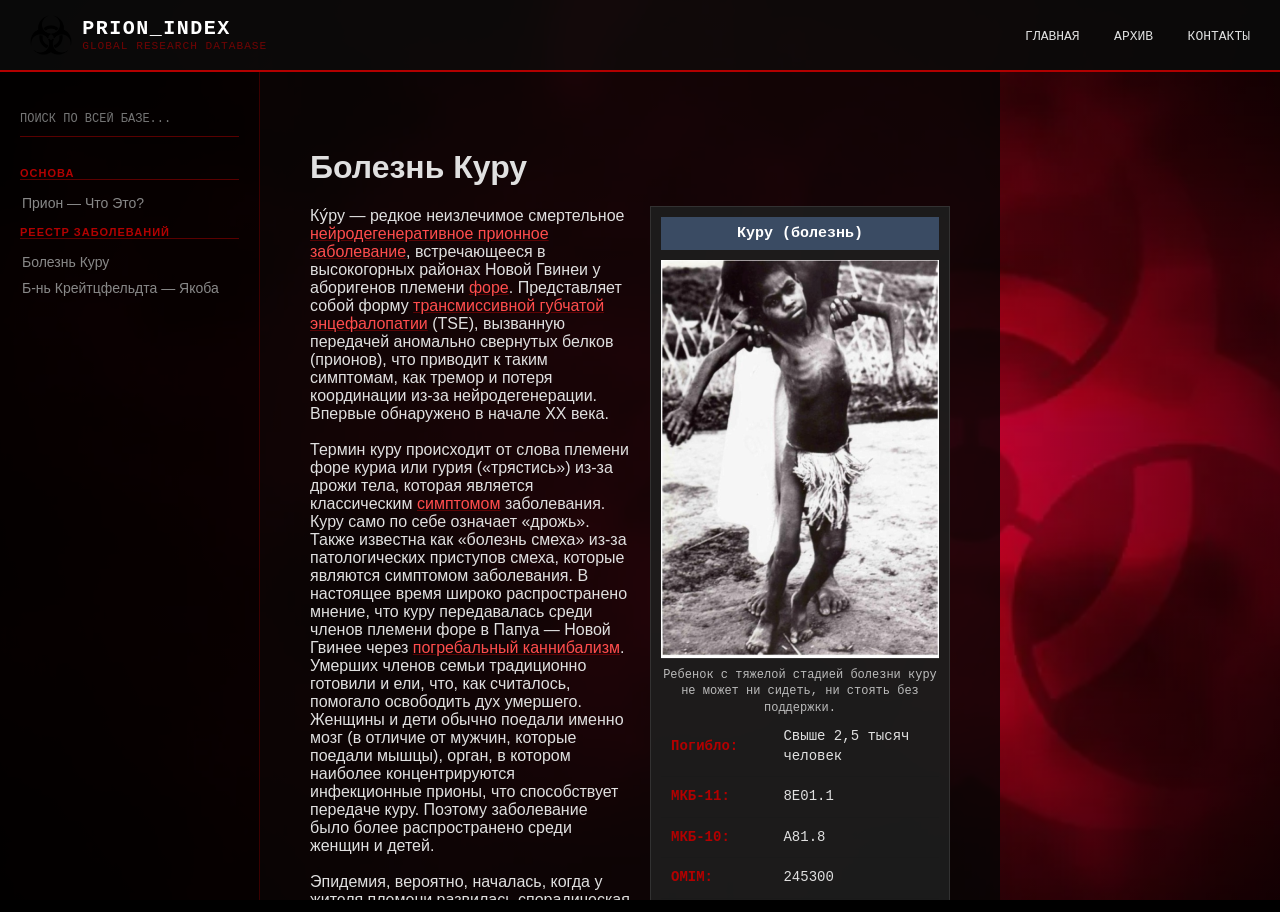
<file: dis-kuru/dis-kuru.html>
<!DOCTYPE html>
<html lang="ru">
<head>
    <meta charset="UTF-8">
    <title>PRION_SYSTEM // DATABASE_ENTRY</title>
    <link rel="stylesheet" href="../style.css">
</head>
<body>
    <div class="custom-background"></div>
    <div class="vignette"></div>
    <div class="main-wrapper">
<header class="top-nav">
    <div class="logo-wrapper">
        <a href="../index.html" style="text-decoration: none; display: flex; align-items: center; gap: 10px;">
            <div class="logo-area">
                <img src="../images/my-logo.png" alt="PRION_INDEX LOGO" style="height: 40px; width: auto; display: block;">
            </div>
            <div class="site-title">
                <span class="main-name" style="font-weight: bold; font-family: 'JetBrains Mono', monospace;">PRION_INDEX</span>
                <span class="sub-name" style="font-size: 0.7em; display: block; opacity: 0.6;">Global Research Database</span>
            </div>
        </a>
    </div>
    <div class="nav-links">
        <a href="../index.html">ГЛАВНАЯ</a>
        <a href="../archive.html">АРХИВ</a>
        <a href="../contacts/contacts.html">КОНТАКТЫ</a>
    </div>
</header>

    <div class="layout">
        <aside class="wiki-nav">
            <div class="search-container">
                <input type="text" id="wiki-search" placeholder="ПОИСК ПО ВСЕЙ БАЗЕ...">
                <div class="search-line"></div>
            </div>

            		<div class="nav-section">
            <h4>ОСНОВА</h4>
	<a href="../dis-prion/dis-prion.html">Прион — Что Это?</a>
		</div>

            <div class="nav-section">
                <h4>РЕЕСТР ЗАБОЛЕВАНИЙ</h4>
                <a href="../dis-kuru/dis-kuru.html">Болезнь Куру</a>
                <a href="../dis-cjd/dis-cjd.html">Б-нь Крейтцфельдта — Якоба</a>
            </div>

        </aside>

<main class="main-content">
    <article class="article-container">
        <h1>Болезнь Куру</h1>

        <div class="article-body">
            <aside class="infobox">
                <div class="infobox-header">Куру (болезнь)</div>
                <img src="Fore_child_in_advanced_kuru_stage.png" alt="Больной куру">
                <span class="infobox-caption">Ребенок с тяжелой стадией болезни куру не может ни сидеть, ни стоять без поддержки.</span>
                <table class="infobox-table">
                    <tr><th>Погибло:</th><td>Свыше 2,5 тысяч человек</td></tr>
                    <tr><th>МКБ-11:</th><td>8E01.1</td></tr>
                    <tr><th>МКБ-10:</th><td>A81.8</td></tr>
                    <tr><th>OMIM:</th><td>245300</td></tr>
                    <tr><th>DiseasesDB:</th><td>31861</td></tr>
                </table>
            </aside>

            <p>Ку́ру — редкое неизлечимое смертельное <a href="https://ru.wikipedia.org/wiki/%D0%9D%D0%B5%D0%B9%D1%80%D0%BE%D0%B4%D0%B5%D0%B3%D0%B5%D0%BD%D0%B5%D1%80%D0%B0%D1%82%D0%B8%D0%B2%D0%BD%D0%BE%D0%B5_%D0%B7%D0%B0%D0%B1%D0%BE%D0%BB%D0%B5%D0%B2%D0%B0%D0%BD%D0%B8%D0%B5" target="_blank" >нейродегенеративное прионное заболевание</sup></a>, встречающееся в высокогорных районах Новой Гвинеи у аборигенов племени ​<a href="https://ru.wikipedia.org/wiki/%D0%A4%D0%BE%D1%80%D0%B5_(%D0%BD%D0%B0%D1%80%D0%BE%D0%B4)" target="_blank" ></sup>форе</a>. Представляет собой форму ​<a href="https://ru.wikipedia.org/wiki/%D0%A2%D1%80%D0%B0%D0%BD%D1%81%D0%BC%D0%B8%D1%81%D1%81%D0%B8%D0%B2%D0%BD%D1%8B%D0%B5_%D0%B3%D1%83%D0%B1%D1%87%D0%B0%D1%82%D1%8B%D0%B5_%D1%8D%D0%BD%D1%86%D0%B5%D1%84%D0%B0%D0%BB%D0%BE%D0%BF%D0%B0%D1%82%D0%B8%D0%B8" target="_blank" >трансмиссивной губчатой энцефалопатии</sup></a> (TSE), вызванную передачей аномально свернутых белков (прионов), что приводит к таким симптомам, как тремор и потеря координации из-за нейродегенерации. Впервые обнаружено в начале XX века.<br><br>Термин куру происходит от слова племени форе куриа или гурия («трястись») из-за дрожи тела, которая является классическим ​<a href="" target="_blank" >симптомом</sup></a> заболевания. Куру само по себе означает «дрожь». Также известна как «болезнь смеха» из-за патологических приступов смеха, которые являются симптомом заболевания. В настоящее время широко распространено мнение, что куру передавалась среди членов племени форе в Папуа — Новой Гвинее через ​<a href="https://ru.wikipedia.org/wiki/%D0%9A%D0%B0%D0%BD%D0%BD%D0%B8%D0%B1%D0%B0%D0%BB%D0%B8%D0%B7%D0%BC" target="_blank" >погребальный каннибализм</sup></a>. Умерших членов семьи традиционно готовили и ели, что, как считалось, помогало освободить дух умершего. Женщины и дети обычно поедали именно мозг (в отличие от мужчин, которые поедали мышцы), орган, в котором наиболее концентрируются инфекционные прионы, что способствует передаче куру. Поэтому заболевание было более распространено среди женщин и детей.<br><br>Эпидемия, вероятно, началась, когда у жителя племени развилась спорадическая ​<a href="dis-cjd.html" target="_blank" >болезнь Крейтцфельдта-Якоба</sup></a> и он умер. Когда жители деревни съедали мозг, они заражались болезнью, а затем она передавалась другим жителям деревни, которые съедали их заражённые мозги.<br><br>После того как в начале 1960-х годов, когда впервые было высказано предположение, что куру передается через эндоканнибализм, люди форе перестали употреблять человеческое мясо, болезнь продолжала проявляться из-за длительного инкубационного периода куру, длящегося от 10 до более 50 лет. Эпидемия, наконец, резко пошла на спад спустя полвека, с 200 смертей в год в 1957 году до полного отсутствия смертей, по крайней мере, с 2010 года, при этом источники расходятся во мнениях о том, умерла ли последняя известная жертва куру в 2005 году или 2009</p>

	<div class="wiki-toc" id="toc">
 	   <div class="toc-title">
 	       Содержание 
<button class="toc-toggle" id="toc-btn">СКРЫТЬ</button>
  	  </div>
                <ul id="toc-list">
                    <li><a href="#clinical">1 Клиническая картина</a></li>
                    <li><a href="#causes">2 Причины</a>
                        <ul>
                            <li><a href="#prion">2.1 Прион</a></li>
                            <li><a href="#transmission">2.2 Передача</a></li>
                        </ul>
                    </li>
                    <li><a href="#pathogenesis">3 Патогенез</a></li>
                    <li><a href="#imunitet">4 Имунитет</a></li>
                    <li><a href="#istoria">5 История</a></li>
                    <li><a href="#gallery">6 Галерея</a></li>
                    <li><a href="#notes">7 Примечания</a></li>
                </ul>
            </div>

            <h2 id="clinical">Клиническая картина</h2>
            <p>Куру — это трансмиссивная губчатая энцефалопатия, является заболеванием нервной системы, которое вызывает физиологические и неврологические последствия, которые в конечном итоге приводят к смерти. Характеризуется прогрессирующей мозжечковой атаксией или потерей координации и контроля над мышечными движениями.<br><br>Доклиническая или бессимптомная фаза, также называемая инкубационным периодом, длится в среднем 10-13 лет, но может быть и короче пяти и, по оценкам, длится до 50 или более лет после первоначального воздействия.<br><br>Клиническая стадия, которая начинается при первом появлении симптомов, длится в среднем 12 месяцев. Клиническое прогрессирование куру делится на три конкретные стадии: амбулаторную, сидячую и терминальную. Хотя существуют некоторые различия в этих стадиях у разных людей, они в значительной степени консервативны среди пораженного населения. До появления клинических симптомов у человека могут также проявляться продромальные симптомы, включая головную боль и боль в суставах ног.<br><br>На первой (амбулаторной) стадии у инфицированного человека могут проявляться неустойчивая осанка и походка, снижение мышечного контроля, тремор, трудности с произношением слов (дизартрия) и титубация тремора. Эта стадия называется амбулаторной, потому что человек все ещё может ходить, несмотря на симптомы.<br><br>На второй (сидячей) стадии инфицированный человек не способен ходить без поддержки и испытывает атаксию и сильную дрожь. Кроме того, человек проявляет признаки эмоциональной нестабильности и депрессии, но при этом проявляет неконтролируемый и спорадический смех. Несмотря на другие неврологические симптомы, сухожильные рефлексы все ещё сохраняются на этой стадии заболевания.<br><br>На третьей и последней (терминальной) стадии существующие у инфицированного человека симптомы, такие как атаксия, прогрессируют до такой степени, что уже невозможно сидеть без поддержки. Также появляются новые симптомы: у человека развивается дисфагия, которая может привести к серьёзному недоеданию, а также может развиться недержание мочи, потеря способности или желания говорить и невосприимчивость к окружающему, несмотря на сохранение сознания[15]. К концу терминальной стадии у пациентов часто развиваются хронические изъязвленные раны, которые могут быть легко инфицированы. Инфицированный человек обычно умирает в течение трех месяцев- двух лет после появления первых симптомов терминальной стадии, часто из-за пневмонии или других вторичных инфекций.<br><br>Главными признаками заболевания являются сильная дрожь и порывистые движения головой, что иногда сопровождается «улыбкой», которая подобна наблюдаемой у больных столбняком (risus sardonicus). Последнее, однако, не является типичным признаком. Обозначение «смеющаяся смерть» для куру — на совести сочинителей заголовков газетных статей. Члены племени форе так о болезни никогда не говорят.</p>

            <h2 id="causes">Причины</h2>
	    <p>Куру в основном локализовано среди людей форе и людей, с которыми они вступали в браки. Люди племени форе ритуально готовили и употребляли в пищу части тел членов своей семьи после их смерти, чтобы включить «тело умершего человека в тела живых родственников, помогая таким образом освободить дух умершего». Поскольку мозг является органом, обогащенным инфекционным прионом, у женщин и детей, употреблявших мозг, вероятность заражения была гораздо выше, чем у мужчин, которые преимущественно употребляли мышцы.<p>
            <h3 id="prion">Прион</h3>
<div class="thumb-right">
    <img src="Prion_subdomain-colored_sec_structure.png" alt="Субдомен нормально свернутого прионного белка PrPC — Остатки 125—228. Обратите внимание на наличие альфа-спиралей (синих).">
    <div class="thumb-caption">Субдомен нормально свернутого прионного белка PrPC — Остатки 125—228. Обратите внимание на наличие <a href="https://ru.wikipedia.org/wiki/%D0%90%D0%BB%D1%8C%D1%84%D0%B0-%D1%81%D0%BF%D0%B8%D1%80%D0%B0%D0%BB%D1%8C" 
   class="wiki-link" 
   data-info="Альфа-спираль (α-спираль) — элемент вторичной структуры белков, имеющий форму правозакрученной винтовой линии, в котором каждая аминогруппа (-NH) в каркасе образует водородную связь с карбонильной группой (-C=O) аминокислоты, находящейся на 4 аминокислоты раньше (водородная связь 
i
+
4
→
i
{\displaystyle i+4\rightarrow i}). Этот элемент вторичной структуры иногда также называют классической альфа-спиралью" 
   data-image="Alpha_helix_neg60_neg45_sideview.png">
   альфа-спиралей
</a> (синих).</div>
</div>
            <p>Инфекционный агент представляет собой неправильно свернутую форму белка, кодируемого хозяином, называемого прионом (PrP). Прионные белки кодируются геном прионного белка (PRNP). Две формы приона обозначаются как PrP c, который представляет собой нормально свернутый белок, и PrP sc, неправильно свернутая форма, которая вызывает заболевание. Две формы не отличаются по своей аминокислотной последовательности; однако патогенная изоформа PrP sc отличается от нормальной формы PrP c своей вторичной и третичной структурой. Изоформа PrP sc более обогащена бета-листами, в то время как нормальная форма PrP c обогащена альфа-спиралями. Различия в конформации позволяют PrP sc агрегироваться и быть чрезвычайно устойчивыми к деградации белка ферментами или другими химическими и физическими средствами. Нормальная форма, с другой стороны, подвержена полному протеолизу и растворима в неденатурирующих детергентах.<br><br>Было высказано предположение, что ранее существовавший или приобретенный PrP sc может способствовать превращению PrP c в PrP sc, который затем преобразует другие PrP c. Это инициирует цепную реакцию, которая способствует её быстрому распространению, что приводит к патогенезу прионных заболеваний</p>

            <h3 id="transmission">Передача</h3>
<div class="thumb-right">
    <img src="Model_of_a_three_dimensional_structure_for_PrPSc.jpg" alt="Модель криоэлектронной микроскопии неправильно свернутого белка PrPSc, обогащенного бета-листами (в центре)">
    <div class="thumb-caption">Модель криоэлектронной микроскопии неправильно свернутого белка PrPSc, обогащенного бета-листами (в центре)</div>
</div>
            <p>В 1961 году австралийский исследователь-медик Майкл Алперс провел обширные полевые исследования среди племени форе в сопровождении антрополога Ширли Линденбаум [англ.]. Их исторические исследования показали, что эпидемия, возможно, возникла около 1900 года у одного человека, который жил на краю территории форе и у которого, как полагают, спонтанно развилась какая-то форма болезни Крейтцфельдта-Якоба. Исследование Алперса и Линденбаум убедительно продемонстрировало, что куру легко и быстро распространяется среди людей форе из-за их эндоканнибалистических похоронных практик, при которых родственники употребляли тела умерших, чтобы вернуть «жизненную силу» человека в деревню форе социальную единицу. Трупы членов семьи часто хоронили в течение нескольких дней, затем эксгумировали, как только трупы были заселены личинками насекомых, после чего труп расчленяли и подавали с личинками в качестве гарнира.<br><br>Демографическое распределение, очевидное в показателях заражения — куру было в восемь-девять раз более распространено среди женщин и детей, чем среди мужчин на своем пике — объясняется тем, что мужчины считали, что употребление человеческого мяса ослабляет их во время конфликтов или сражений, в то время как женщины и дети с большей вероятностью поедали тела умерших, включая мозг, где частицы прионов были особенно сконцентрированы. Также существует большая вероятность того, что она легче передавалась женщинам и детям, потому что они брали на себя задачу убирать родственников после смерти и, возможно, имели открытые раны и порезы на руках.<br><br>Хотя проглатывание прионных частиц может привести к заболеванию, высокая степень передачи происходит, если частицы приона могут достигать подкожной клетчатки. С ликвидацией каннибализма благодаря австралийским колониальным правоохранительным органам и усилиям местных христианских миссионеров, исследования Алперса показали, что к середине 1960‑х годов численность куру уже снижалась. Однако средний инкубационный период заболевания составляет 14 лет, и было зарегистрировано 7 случаев где инкубационный период составлял 40 лет или более для тех, кто был наиболее генетически устойчив. Источники расходятся во мнениях о том, умер ли последний человек с куру в 2005 году или 2009.<br><br>Куру — наиболее типичный пример прионовых заболеваний человека — губкообразных энцефалопатий. Именно при изучении куру сформировалась концепция трансмиссивных спонгиоформных энцефалопатий человека.</p>

            <h2 id="pathogenesis">Патогенез</h2>
            <p>За открытие инфекционного характера болезни куру Карлтон Гайдузек был удостоен в 1976 году Нобелевской премии по физиологии и медицине. Деньги премии он пожертвовал племени форе. Сам Гайдузек прионовую теорию не признавал и был убеждён, что губчатую энцефалопатию вызывают так называемые медленные вирусы. Эта теория всё ещё имеет сторонников, хотя их меньшинство.<br><br>Прионную теорию развития губчатой энцефалопатии разработал другой американский учёный — Стэнли Прузинер (англ. Stanley Prusiner), за что тоже был удостоен Нобелевской премии по физиологии и медицине в 1997 году.</p>

	<h2 id="imunitet">Иммунитет</h2>
<div class="thumb-right">
    <img src="Cerebellum_of_kuru_victim.png" alt="Мозжечок пациента с болезнью куру">
    <div class="thumb-caption">Мозжечок пациента с болезнью куру</div>
</div>
<p>В 2009 году исследователи из Совета медицинских исследований обнаружили встречающийся в природе вариант прионного белка в популяции из Папуа — Новой Гвинеи, который придает сильную устойчивость к куру. В исследовании, которое началось в 1996 году, исследователи обследовали более 3000 человек из пострадавшего населения Восточного нагорья и окрестностей и выявили вариацию в прионном белке G127. Полиморфизм G127 является результатом миссенс-мутации и географически ограничен регионами, где эпидемия куру была наиболее распространенной. Исследователи полагают, что вариант PrnP возник совсем недавно, оценивая, что самый последний общий предок жил 10 поколений назад.<br><br>Результаты исследования могут помочь исследователям лучше понять и разработать методы лечения других связанных с прионами заболеваний, таких как болезнь Крейтцфельдта-Якоба и болезнь Альцгеймера.</p>
	<h2 id="istoria">История</h2>
<p>Впервые куру был описан в официальных отчётах австралийских офицеров, патрулировавших Восточное нагорье Папуа — Новой Гвинеи в начале 1950-х годов. По некоторым неофициальным данным, куру появился в регионе ещё в 1910 году. В 1951 году Артур Кэри был первым, кто использовал термин куру в отчете для описания новой болезни, поражающей племена форе в Папуа — Новой Гвинее. В своем отчете Кэри отметил, что куру в основном поражает беременных женщин, в конечном итоге убивая их. Куру был отмечен у народов форе, йейт и усуруфа в 1952—1953 годах антропологами Рональдом Берндтом и Кэтрин Берндт. В 1953 году куру наблюдал патрульный офицер Джон Макартур, который предоставил описание болезни в своем отчете. Макартур полагал, что куру был просто психосоматическим эпизодом, вызванным колдовскими практиками племен в регионе. После того, как болезнь переросла в более крупную эпидемию, жители племени попросили Чарльза Пфарра, лютеранского врача, приехать в этот район, чтобы сообщить о болезни австралийским властям.<br><br>Первоначально люди форе считали, что причиной куру является колдовство[29]. Они также думали, что магия, вызывающая куру, заразна. Его также называли неги-наги, что означало «глупый человек», поскольку жертвы смеялись время от времени. Люди форе верили, что эта болезнь была вызвана призраками из-за тряски и странного поведения, которые сопровождают куру. Пытаясь вылечить это, они кормили жертв корой казуарины.<br><br>Когда болезнь куру приобрела характер эпидемии, вирусолог Даниэль Карлтон Гайдусек и врач Винсент Зигас начали исследования этой болезни. В 1957 году Зигас и Гайдусек опубликовали отчет в Медицинском журнале Австралии, в котором предположили, что куру имеет генетическое происхождение и что «какие-либо этнические и экологические переменные, которые влияют на патогенез куру, ещё не определены».<br><br>Каннибализм подозревался как возможная причина с самого начала, но официально не выдвигался в качестве гипотезы до 1967 года Глассом и более официально в 1968 году Мэтьюзом, Глассом и Линденбаум.<br><br>Ещё до того, как антропофагия была связана с куру, каннибализм был запрещен австралийской администрацией Папуа — Новой Гвинеи, и к 1960 году эта практика была практически ликвидирована. В то время как число случаев куру уменьшалось, медицинские исследователи, наконец, смогли должным образом исследовать куру, что в конечном итоге привело к современному пониманию прионов как его причины.
<br><br>Пытаясь понять патологию болезни куру, Гайдусек провел первые экспериментальные тесты на куру на шимпанзе в Национальном институте здравоохранения (NIH). Майкл Алперс, австралийский врач, сотрудничал с Гайдусеком, предоставив образцы тканей мозга, которые он взял у 11-летней девочки, умершей от куру. В своей работе Гайдусек также был первым, кто составил библиографию болезни куру. Джо Гиббс присоединился к Гайдусеку, чтобы отслеживать и записывать поведение обезьян в NIH и проводить их вскрытия. В течение двух лет у одного из шимпанзе, Дейзи, развился куру, демонстрируя, что неизвестный фактор заболевания передается через зараженный биоматериал и что он способен преодолевать видовой барьер для других приматов. После того, как Элизабет Бек подтвердила, что этот эксперимент привел к первой экспериментальной передаче куру, открытие было признано очень важным достижением в медицине человека, что привело к присуждению Гайдусеку Нобелевской премии по физиологии и медицине в 1976 году.<br><br>Впоследствии Э. Дж. Филд провел большую часть конца 1960-х и начала 1970-х годов в Новой Гвинее, исследуя заболевание, связывая его со скрепи и рассеянным склерозом. Он отметил взаимодействие болезни с глиальными клетками, включая критическое замечание о том, что инфекционный процесс может зависеть от структурной перестройки молекул хозяина. Это было раннее наблюдение того, что позже стало прионной гипотезой.</p>
            <h2 id="gallery">Галерея</h2>
            <div class="gallery-grid">
                <div class="gallery-item">
                    <a href="Prion_subdomain-colored_sec_structure.png"><img src="Prion_subdomain-colored_sec_structure.png"></a>
                    <p>Субдомен нормально свернутого прионного белка PrPC — Остатки 125—228. Обратите внимание на наличие альфа-спиралей (синих)</p>
                </div>
                <div class="gallery-item">
                    <a href="Cerebellum_of_kuru_victim.png"><img src="Cerebellum_of_kuru_victim.png"></a>
                    <p>Мозжечок пациента с болезнью куру</p>
                </div>
                <div class="gallery-item">
                    <a href="Model_of_a_three_dimensional_structure_for_PrPSc.jpg"><img src="Model_of_a_three_dimensional_structure_for_PrPSc.jpg"></a>
                    <p>Модель криоэлектронной микроскопии неправильно свернутого белка PrPSc, обогащенного бета-листами (в центре)</p>
                </div>
            </div>

            <h2 id="notes">Примечания</h2>
            <p>​<a href="https://ru.wikipedia.org/wiki/%D0%9A%D1%83%D1%80%D1%83_(%D0%B1%D0%BE%D0%BB%D0%B5%D0%B7%D0%BD%D1%8C)?ysclid=mmbzih6vv1440221465#%D0%98%D1%81%D1%82%D0%BE%D1%80%D0%B8%D1%8F" target="_blank" >Wikipedia</sup></a></p>
        </div>
    </article>
</main>
    </div>
</div>

<script>
    // СКРИПТ УМНОГО ПОИСКА
    document.getElementById('wiki-search').addEventListener('keyup', function() {
        let filter = this.value.toUpperCase();
        let sections = document.querySelectorAll('.nav-section');
        
        sections.forEach(section => {
            let links = section.querySelectorAll('a');
            let hasVisibleLink = false;

            links.forEach(link => {
                if (link.innerText.toUpperCase().indexOf(filter) > -1) {
                    link.style.display = "";
                    link.style.opacity = "1"; // Для плавности
                    hasVisibleLink = true;
                } else {
                    link.style.display = "none";
                }
            });
            section.querySelector('h4').style.display = hasVisibleLink ? "" : "none";
        });
    });
</script>

<div id="myModal" class="modal">
    <span class="modal-btn close">&times;</span>
    <span class="modal-btn prev">&#10094;</span>
    <span class="modal-btn next">&#10095;</span>
    
    <img class="modal-content" id="img01">
    
    <div class="image-info-panel">
        <div id="modal-caption"></div>
        <div class="info-grid">
            <span>Разрешение: <b id="img-res">---</b></span>
            <span>Вес: <b id="img-size">---</b></span>
        </div>
        <div class="download-zone" style="justify-content: center;">
             <a id="dl-raw" href="#" download class="btn-dl">СКАЧАТЬ ОРИГИНАЛ</a>
             <a id="external-url" href="#" target="_blank" class="btn-dl">ОТКРЫТЬ В ВКЛАДКЕ</a>
        </div>
    </div>
</div>

    <script>
    // --- ПРОВЕРКА КНОПКИ СОДЕРЖАНИЯ ---
    const tocBtn = document.getElementById('toc-btn');
    const tocContainer = document.getElementById('toc');

    if (tocBtn && tocContainer) {
        tocBtn.onclick = function() {
            tocContainer.classList.toggle('toc-hidden');
            this.textContent = tocContainer.classList.contains('toc-hidden') ? 'показать' : 'скрыть';
        };
    }
    // --- ДАЛЬШЕ ТВОЙ РАБОЧИЙ КОД ГАЛЕРЕИ ---

        // ТУТ ТВОЙ СУЩЕСТВУЮЩИЙ СКРИПТ ПОИСКА (который ты кидал выше)
        document.getElementById('wiki-search').addEventListener('keyup', function() {
            // ... (код поиска) ...
        });

// --- ОБНОВЛЕННЫЙ СКРИПТ ГАЛЕРЕИ ---
        let currentImgIdx = 0;
        // Собираем картинки И из текста, И из галереи (grid)
        const images = document.querySelectorAll('.article-body img, .gallery-grid img, .infobox img'); 
        const modal = document.getElementById("myModal");
        const modalImg = document.getElementById("img01");
        const captionText = document.getElementById("modal-caption");
        const externalLink = document.getElementById("external-url");

        images.forEach((img, index) => {
            img.style.cursor = "zoom-in";
            
            // ГЛАВНОЕ ИСПРАВЛЕНИЕ: используем addEventListener и e.preventDefault()
            img.addEventListener('click', function(e) {
                e.preventDefault(); // Запрещаем открывать в новой вкладке
                e.stopPropagation(); // Не даем ссылке-родителю сработать
                
                currentImgIdx = index;
                modal.style.display = "flex"; // Используем flex для центрации, которую мы настраивали
                updateModal();
                return false; // Дополнительная блокировка
            });

            // Если картинка внутри ссылки <a>, блокируем и саму ссылку
            if (img.closest('a')) {
                img.closest('a').onclick = (e) => e.preventDefault();
            }
        });

        function updateModal() {
            const img = images[currentImgIdx];
            modalImg.src = img.src;
            captionText.innerHTML = img.alt || "ОБЪЕКТ: DATA_RECORD_UNKNOWN"; 
            
            // Обновляем кнопки скачивания и инфо
            if(document.getElementById("dl-raw")) document.getElementById("dl-raw").href = img.src;
            externalLink.href = img.src;

            // Расчет размеров (чтобы не было прочерков)
            const tempImg = new Image();
            tempImg.src = img.src;
            tempImg.onload = function() {
                if(document.getElementById("img-res")) 
                    document.getElementById("img-res").innerHTML = this.width + " x " + this.height;
                let sizeMB = Math.round((this.width * this.height * 3) / 1048576 * 10) / 10;
                if(document.getElementById("img-size"))
                    document.getElementById("img-size").innerHTML = sizeMB + " MB (est.)";
            };
        }

        // Управление (кнопки)
        document.querySelector(".close").onclick = () => modal.style.display = "none";
        document.querySelector(".next").onclick = (e) => {
            e.stopPropagation();
            currentImgIdx = (currentImgIdx + 1) % images.length;
            updateModal();
        };
        document.querySelector(".prev").onclick = (e) => {
            e.stopPropagation();
            currentImgIdx = (currentImgIdx - 1 + images.length) % images.length;
            updateModal();
        };
        
        // Закрытие по клику на фон
        window.onclick = (event) => { if (event.target == modal) modal.style.display = "none"; };

window.onclick = (event) => { if (event.target == modal) modal.style.display = "none"; };
    </script>
    
    <script src="../script.js"></script>

</body>
</html>
</file>
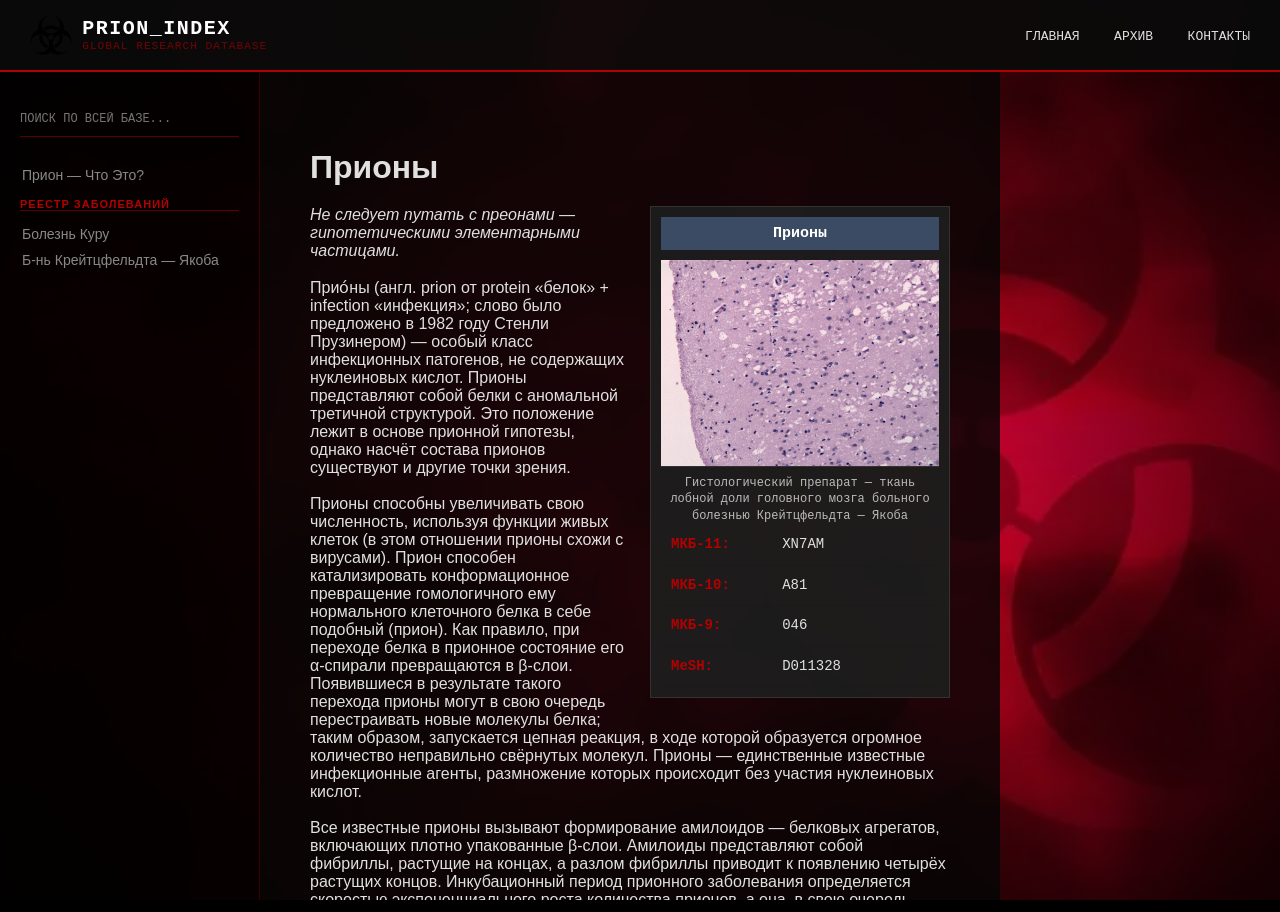
<file: dis-prion/dis-prion.html>
<!DOCTYPE html>
<html lang="ru">
<head>
    <meta charset="UTF-8">
    <title>PRION_SYSTEM // DATABASE_ENTRY</title>
    <link rel="stylesheet" href="../style.css">
</head>
<body>
    <div class="custom-background"></div>
    <div class="vignette"></div>
    <div class="main-wrapper">
<header class="top-nav">
    <div class="logo-wrapper">
        <a href="../index.html" style="text-decoration: none; display: flex; align-items: center; gap: 10px;">
            <div class="logo-area">
                <img src="../images/my-logo.png" alt="PRION_INDEX LOGO" style="height: 40px; width: auto; display: block;">
            </div>
            <div class="site-title">
                <span class="main-name" style="font-weight: bold; font-family: 'JetBrains Mono', monospace;">PRION_INDEX</span>
                <span class="sub-name" style="font-size: 0.7em; display: block; opacity: 0.6;">Global Research Database</span>
            </div>
        </a>
    </div>
    <div class="nav-links">
        <a href="../index.html">ГЛАВНАЯ</a>
        <a href="../archive.html">АРХИВ</a>
        <a href="../contacts/contacts.html">КОНТАКТЫ</a>
    </div>
</header>

    <div class="layout">
        <aside class="wiki-nav">
            <div class="search-container">
                <input type="text" id="wiki-search" placeholder="ПОИСК ПО ВСЕЙ БАЗЕ...">
                <div class="search-line"></div>
            </div>

            		<div class="nav-section">
	<a href="dis-prion.html">Прион — Что Это?</a>
		</div>
        
            <div class="nav-section">
                <h4>РЕЕСТР ЗАБОЛЕВАНИЙ</h4>
                <a href="../dis-kuru/dis-kuru.html">Болезнь Куру</a>
                <a href="../dis-cjd/dis-cjd.html">Б-нь Крейтцфельдта — Якоба</a>
            </div>
        </aside>

<main class="main-content">
    <article class="article-container">
        <h1>Прионы</h1>

        <div class="article-body">
            <aside class="infobox">
                <div class="infobox-header">Прионы</div>
                <img src="CJD_Cortical_spongiosis.jpg" alt="Гистологический препарат — ткань лобной доли головного мозга больного болезнью Крейтцфельдта — Якоба">
                <span class="infobox-caption">Гистологический препарат — ткань лобной доли головного мозга больного болезнью Крейтцфельдта — Якоба</span>
                <table class="infobox-table">
                    <tr><th>МКБ-11:</th><td>XN7AM</td></tr>
                    <tr><th>МКБ-10:</th><td>A81</td></tr>
                    <tr><th>МКБ-9:</th><td>046</td></tr>
                    <tr><th>MeSH:</th><td>D011328</td></tr>
                </table>
            </aside>

            <p><i>Не следует путать с преонами — гипотетическими элементарными частицами.</i><br><br>Прио́ны (англ. prion от protein «белок» + infection «инфекция»; слово было предложено в 1982 году Стенли Прузинером) — особый класс инфекционных патогенов, не содержащих нуклеиновых кислот. Прионы представляют собой белки с аномальной третичной структурой. Это положение лежит в основе прионной гипотезы, однако насчёт состава прионов существуют и другие точки зрения.<br><br>

Прионы способны увеличивать свою численность, используя функции живых клеток (в этом отношении прионы схожи с вирусами). Прион способен катализировать конформационное превращение гомологичного ему нормального клеточного белка в себе подобный (прион). Как правило, при переходе белка в прионное состояние его α-спирали превращаются в β-слои. Появившиеся в результате такого перехода прионы могут в свою очередь перестраивать новые молекулы белка; таким образом, запускается цепная реакция, в ходе которой образуется огромное количество неправильно свёрнутых молекул. Прионы — единственные известные инфекционные агенты, размножение которых происходит без участия нуклеиновых кислот.<br><br>

Все известные прионы вызывают формирование амилоидов — белковых агрегатов, включающих плотно упакованные β-слои. Амилоиды представляют собой фибриллы, растущие на концах, а разлом фибриллы приводит к появлению четырёх растущих концов. Инкубационный период прионного заболевания определяется скоростью экспоненциального роста количества прионов, а она, в свою очередь, зависит от скорости линейного роста и фрагментации агрегатов (фибрилл). Для размножения приона необходимо исходное наличие нормально уложенного клеточного прионного белка; организмы, у которых отсутствует нормальная форма прионного белка, не страдают прионными заболеваниями.<br><br>

Прионная форма белка чрезвычайно стабильна и накапливается в поражённой ткани, вызывая её повреждение и, в конечном счёте, отмирание. Стабильность прионной формы означает, что прионы устойчивы к денатурации под действием химических и физических агентов, поэтому уничтожить эти частицы или сдержать их рост тяжело. Прионы существуют в нескольких формах — штаммах, каждый со слегка отличной структурой.<br><br>

Прионы вызывают заболевания — трансмиссивные губчатые энцефалопатии (ТГЭ) у различных млекопитающих, в том числе губчатую энцефалопатию крупного рогатого скота («коровье бешенство»). У человека прионы вызывают болезнь Крейтцфельдта — Якоба, вариант болезни Крейтцфельдта — Якоба (vCJD), синдром Герстмана — Штраусслера — Шейнкера, фатальную семейную бессонницу и куру. Все известные прионные заболевания поражают головной мозг и другие нервные ткани, в настоящее время неизлечимы и в конечном итоге смертельны.<br><br>

Все известные прионные заболевания млекопитающих вызываются белком PrP. Его форма с нормальной третичной структурой называется PrPC (от англ. common «обычный» или cellular «клеточный»), а инфекционная, аномальная форма называется PrPd (от англ. disease — болезнь), а также встречаются варианты PrPSc (от англ. scrapie [скрепи] «почесуха овец», одно из первых заболеваний с установленной прионной природой) или PrPTSE (от англ. Transmissible Spongiform Encephalopathies). В зарубежной литературе встречаются сокращения с указанием на прионы, полученные от конкретного вида, то есть из тканей определённого животного или человека (PrPSc, PrPBSE, PrPCJD, PrPCWD, PrPСSE — от овец, коров, человека, оленей, кошек).<br><br>

Белки, образующие прионы, обнаружены и у некоторых грибов. Большинство прионов грибов не имеют заметного отрицательного влияния на выживаемость, но до сих пор идёт дискуссия о роли грибных прионов в физиологии организма-хозяина и роли в эволюции. Выяснение механизмов размножения прионов грибов оказалось важным для понимания аналогичных процессов у млекопитающих.<br><br>

В 2016 году появилось сообщение о наличии у растения Arabidopsis thaliana (резуховидка Таля) белков с прионными свойствами.</p>

	<div class="wiki-toc" id="toc">
 	   <div class="toc-title">
 	       Содержание 
<button class="toc-toggle" id="toc-btn">СКРЫТЬ</button>
  	  </div>
 	   <ul id="toc-list">
    <li><a href="#">1 Этимология</a>
    <li><a href="#istoria">2 История</a>
        <ul>
            <li><a href="#desc">2.1 Описание прионных заболеваний</a></li>
            <li><a href="#evolution">2.2 Развитие представлений о прионах</a></li>
        </ul>
    </li>
    <li><a href="#structure">3 Структура</a>
        <ul>
            <li><a href="#isoforms">2.1 Изоформы</a></li>
            <li><a href="#prpc">2.2 PrP<sup>C</sup></a></li>
            <li><a href="#prpsc">2.3 PrP<sup>Sc</sup></a></li>
        </ul>
    </li>
    <li><a href="#replication">3 Механизм размножения прионов</a></li>
    <li><a href="#functions">4 Функции PrP</a></li>
    <li><a href="#hypotheses">5 Гипотезы о составе прионов</a>
        <ul>
            <li><a href="#protein-only">5.1 «Чисто белковая» гипотеза</a></li>
            <li><a href="#multicomponent">5.2 Мультикомпонентная гипотеза</a></li>
            <li><a href="#viral">5.3 Вирусная гипотеза</a></li>
        </ul>
    </li>
    <li><a href="#diseases">6 Прионные заболевания</a>
        <ul>
            <li><a href="#origins">6.1 Пути возникновения</a>
                <ul>
                    <li><a href="#spontaneous">6.1.1 Спонтанное возникновение</a></li>
                    <li><a href="#heredity">6.1.2 Наследственность</a></li>
                    <li><a href="#infection">6.1.3 Заражение</a></li>
                    <li><a href="#sterilization">6.1.4 Стерилизация</a></li>
                </ul>
            </li>
            <li><a href="#metals">6.2 Прионы и тяжёлые металлы</a></li>
            <li><a href="#treatment">6.3 Потенциальное лечение и диагностика</a></li>
        </ul>
    </li>
    <li><a href="#fungi">7 Прионы грибов</a></li>
    <li><a href="#gallery">8 Галерея</a></li>
    <li><a href="#notes">9 Примечания</a></li>
            </li>
        </ul>
    </li>
</ul>
    </div>

 <h2 id="istoria">История</h2>

<p>В XVIII и XIX веках экспорт овец из Испании совпал с болезнью, называемой скрепи. Это заболевание приводило к тому, что поражённые животные «ложились, кусали ступни и ноги, терлись спиной о столбы, не могли процветать, переставали кормиться и, в конце концов, хромали». Также был отмечен длительный инкубационный период. Хотя причина возникновения скрепи тогда была неизвестна, это, вероятно, первый зарегистрированный случай губчатой энцефалопатии. Все эти симптомы являются классическими признаками повреждения мозга, и эта странная болезнь вводила учёных в заблуждение. Гораздо позже, в 1961 году, Р. Л. Чендлер (англ. Chandler) установил, что скрепи могут болеть и мыши, что, несомненно, было прогрессом в изучении этого заболевания.<br><br></p>

<div class="thumb-right">
    <img src="Hans_Gerhard_Creutzfeldt_(ca._1920).jpg" alt="Ганс Герхард Кройцфельдт (1885—1964)">
    <div class="thumb-caption">Ганс Герхард Кройцфельдт (1885—1964)</div>
</div>

<p>В XX веке были описаны и прионные заболевания человека. В 1920-х годах Ганс Герхард Крейцфельдт и Альфонс Мария Якоб исследовали новое неизлечимое заболевание нервной системы человека, главным признаком которого было образование полостей в ткани мозга. Впоследствии эта болезнь была названа их именем.<br><br>

В 1957 году Карлтон Гайдузек и Винсент Зигас описали неврологический синдром, распространённый у народа форе, живущего в высокогорьях Папуа — Новой Гвинеи. Эта болезнь характеризовалась тремором, атаксией, на ранних стадиях — атетоидными движениями. К этим симптомам впоследствии прибавлялась слабость, деменция, болезнь неизбежно заканчивалась летальным исходом. На языке форе эта болезнь называется «куру», что в переводе означает «дрожь» или «порча»; под этим названием эта болезнь известна и сегодня. Оказалось, что причиной распространения куру был нередкий среди форе ритуальный каннибализм. В ходе религиозных ритуалов они поедали органы убитых родичей. Мозг при этом ели дети, поскольку считалось, что от него у детей «прибавлялось ума». Инкубационный период заболевания может составлять до 50 лет, однако у девушек, особенно подверженных куру, он может составлять всего лишь 4 года или менее. Позже Карлтон начал исследования, которые в конечном итоге показали, что куру может передаваться шимпанзе, возможно, новым инфекционным агентом. За эту работу он в 1976 году получил Нобелевскую премию по физиологии или медицине.<br><br>

В 1960-х годах два исследователя из Лондона, радиационный биолог Тиква Альпер и биофизик Джон Стэнли Гриффит, выдвинули гипотезу о том, что трансмиссивные губчатые энцефалопатии вызываются инфекционным агентом, состоящим исключительно из белков. Более ранние исследования Э. Дж. Филда по скрейпи и куру показали, что патологически инертные полисахариды становятся заразными только после попадания в организм нового хозяина. Альпер и Гриффит хотели объяснить открытие, согласно которому загадочный инфекционный агент, вызывающий скрейпи и болезнь Крейтцфельдта — Якоба, устойчив к ионизирующему излучению. Доза радиации, необходимая для уничтожения половины частиц инфекционного агента, зависит от их размера: чем меньше такая частица, тем меньше вероятность попадания в неё заряженной частицы. Так и было установлено, что прион слишком мал для вируса. Гриффит предложил три способа, с помощью которых белок может стать патогенным:<br><br>

• В своей первой гипотезе он предположил, что если белок является продуктом обычно подавляемого гена, то его введение может вызвать экспрессию гена, то есть пробудить спящий ген. В результате процесс будет неотличим от репликации, поскольку экспрессия гена приведет к выработке белка, который затем пробудит ген в других клетках.<br>

• Вторая гипотеза, выдвинутая им, легла в основу современной теории прионов. Он предположил, что аномальная форма клеточного белка может превращать нормальные белки того же типа в аномальную форму, что приводит к репликации.<br>

• Согласно третьей гипотезе Гриффита, агент мог быть антителом, если бы антитело было его собственным антигеном, поскольку в таком случае антитело приводило бы к выработке все большего количества антител против самого себя.  Однако Гриффит признавал, что эта третья гипотеза вряд ли верна из-за отсутствия заметного иммунного ответа.<br><br>

Фрэнсис Крик во втором издании своей книги «Центральная догма молекулярной биологии» (1970) признал потенциальную значимость гипотезы Гриффита о передаче вируса скрейпи только через белки. Утверждая, что передача информации о последовательности от белка к белку или от белка к РНК и ДНК «исключена», он отметил, что гипотеза Гриффита потенциально противоречит этому утверждению (хотя сам Гриффит так не считал). Позднее центральная догма была частично пересмотрена с учетом обратной транскрипции (которую в 1970 году открыли Говард Темин и Дэвид Балтимор).<br><br>

В 1982 году Стэнли Б. Прузинер из Калифорнийского университета в Сан-Франциско объявил, что его команда выделила гипотетический инфекционный белок, который, по всей видимости, отсутствует у здоровых носителей. Однако выделить этот белок удалось только через два года после заявления Прузинера.  Белок назвали прионом, что означает «белковая инфекционная частица» и образовано от слов «белок» и «инфекция». Когда был открыт прион, многие поддержали первую гипотезу Гриффита о том, что этот белок является продуктом нормально неактивного гена. Однако впоследствии выяснилось, что этот же белок присутствует в организме здоровых людей, но в другой форме.<br><br>

После того как у неинфицированных людей был обнаружен тот же белок, но в другой форме, специфический белок, из которого состоял прион, получил название «прионный белок» (PrP), а вторая гипотеза Гриффита о том, что аномальная форма белка хозяина может превращать другие белки того же типа в аномальную форму, стала доминирующей теорией. Прузинер был удостоен Нобелевской премии по физиологии и медицине в 1997 году за исследования прионов.</p>

<h2 id="structure">Структура</h2>

<h3 id="isoforms">Изоформы</h3>

<div class="thumb-right">
    <img src="BOVINE_PRION_PROTEIN_1dx0_asym_r_500.jpg" alt="Структура 23-230 аминокислот белка, образующего прион, приводящий к губчатой энцефалопатии крупного рогатого скота">
    <div class="thumb-caption">Структура 23-230 аминокислот белка, образующего прион, приводящий к губчатой энцефалопатии крупного рогатого скота</div>
</div>

<p>Белок, из которого состоят прионы (PrP), можно найти во всех частях тела у здоровых людей и животных. Однако в поражённых тканях присутствует PrP, имеющий аномальную структуру и устойчивый к протеазам (ферментам, гидролизующим белки). Как сказано выше, нормальная форма называется PrP<sup>C</sup>, а инфекционная — PrP<sup>Sc</sup>. При определённых условиях можно достичь сворачивания более или менее структурированных изоформ PrP in vitro, которые способны к заражению здоровых организмов, хотя и с меньшей степенью эффективности, чем выделенный из больных организмов</p>

<h3 id="prpc">PrP<sup>C</sup></h3>
<p>PrPC — нормальный мембранный белок млекопитающих, который у человека кодируется геном <I>PRNP</I>. мРНК <i>PRNP</i> человека кодирует полипептид длиной 253 аминокислотных остатка (а. о.), который в процессе созревания укорачивается клеточными ферментами. Зрелая форма PrP состоит из 208 аминокислотных остатков и имеет молекулярную массу 35—36 кДа. Помимо ограниченного протеолиза, PrP подвергается и другим посттрансляционным модификациям: N-гликозилированию по положениям Asn-181 и Asn-197, присоединению гликозилфосфатидилинозитола к Ser-230 и образованию дисульфидной связи между Cys-179 и Cys-214. Аминокислотные остатки, вовлечённые во все перечисленные посттрансляционные модификации, высоко консервативны у млекопитающих.<br><br>

В пространственной структуре PrP выделяют неструктурированный N-концевой участок (а. о. 23—125 у человека) и глобулярный домен (а. о. 126—231), состоящий из трёх α-спиралей и двухцепочечного антипараллельного β-листа.<br><BR>

Известно несколько топологических форм PrP по отношению к мембране: две трансмембранные и одна закреплённая на мембране гликолипидным якорем.<br><br>

Образование PrP<sup>C</sup> происходит в ЭПР, дальнейшее созревание — в комплексе Гольджи, откуда он при помощи мембранных везикул доставляется к плазматической мембране. После этого он либо закрепляется на мембране после разрушения эндосомы, либо же подвергается эндоцитозу и разрушается в лизосомах.<br><br>

В отличие от нормальной, растворимой формы белка, прионы осаждаются высокоскоростным центрифугированием, что является стандартным тестом на наличие прионов. PrP<sup>C</sup> обладает высоким сродством к катионам двухвалентной меди. Значение этого факта неясно, но, возможно, это имеет какое-то отношение к его структуре или функциям. Есть данные, что PrP играет важную роль в прикреплении клеток, передаче внутриклеточных сигналов, а потому может быть вовлечён в коммуникацию клеток мозга. Тем не менее, функции PrP исследованы недостаточно.</p>

<div class="thumb-right">
    <img src="Scrapie_prions.jpg" alt="PrPSc (окрашен в красный цвет) на микрофотографии нейронов мыши, зараженных скрейпи.">
    <div class="thumb-caption">PrPSc (окрашен в красный цвет) на микрофотографии нейронов мыши, зараженных скрейпи.</div>
</div>

<h3 id="prpsc">PrP<sup>Sc</sup></h3>

<p>Инфекционная изоформа PrP — PrP<sup>Sc</sup> — способна превращать нормальный белок PrP<sup>C</sup> в инфекционную изоформу, изменяя его конформацию (то есть третичную структуру); это, в свою очередь, изменяет взаимодействия PrP с другими белками. Хотя точная пространственная структура PrP<sup>Sc</sup> неизвестна, установлено, что в ней вместо α-спиралей преобладают β-слои. Такие ненормальные изоформы объединяются в высокоструктурированные амилоидные волокна, которые, скапливаясь, формируют бляшки. Неясно, являются ли эти образования причиной повреждения клеток или всего лишь побочным продуктом патологического процесса. Конец каждого волокна служит своего рода затравкой, к которой могут прикрепляться свободные белковые молекулы, в результате чего фибрилла растёт. В большинстве случаев присоединяться могут только молекулы PrP, идентичные по первичной структуре PrP<sup>Sc</sup> (поэтому обычно передача прионов видоспецифична). Однако, возможны и случаи межвидовой передачи прионов</p>

<h2 id="replication">Механизм размножения прионов</h2>

<div class="thumb-left">
    <img src="Prion_replication_ru.png" alt="Фибриллярная модель размножения прионов">
    <div class="thumb-caption">Фибриллярная модель размножения прионов</div>
</div>

<div class="thumb-right">
    <img src="Prion_propagation_cycle.png" alt="Гетеродимерная модель размножения прионов">
    <div class="thumb-caption">Гетеродимерная модель размножения прионов</div>
</div>

<p>Первой гипотезой, объясняющей размножение прионов без участия других молекул, в частности, нуклеиновых кислот, была гетеродимерная модель. Согласно этой гипотезе, одна молекула PrP<sup>Sc</sup> присоединяется к одной молекуле PrP<sup>C</sup> и катализирует её переход в прионную форму. Две молекулы PrP<sup>Sc</sup> после этого расходятся и продолжают превращать другие PrP<sup>C</sup> в PrP<sup>Sc</sup>. Однако модель размножения (репликации) прионов должна объяснять не только механизм размножения прионов, но и то, почему спонтанное появление прионов столь редко. Манфред Эйген (лат. Manfred Eigen) показал, что гетеродимерная модель требует, чтобы PrP<sup>Sc</sup> был фантастически эффективным катализатором: он должен повышать частоту обращения нормального белка в прионную форму в 1015 раз. Такой проблемы не возникает, если допустить, что PrP<sup>Sc</sup> существует только в агрегированной (например, амилоидной) форме, где кооперативность выступает как барьер для спонтанного перехода в прионную форму. Вдобавок к этому, несмотря на приложенные усилия, выделить мономерный PrP<sup>Sc</sup> так и не удалось.<br><br>

Альтернативная фибриллярная модель предполагает, что PrP<sup>Sc</sup> существует только в виде фибрилл, при этом концы фибрилл связывают PrP<sup>С</sup>, где он превращается в PrP<sup>Sc</sup>. Если бы это было только так, то численность прионов возрастала бы линейно. Однако по мере развития прионного заболевания наблюдается экспоненциальный рост количества PrP<sup>Sc</sup> и общей концентрации инфекционных частиц. Это можно объяснить, если принять во внимание разлом фибрилл. В организме разламывание фибрилл осуществляется белками-шаперонами, которые обычно помогают очистить клетку от агрегированных белков.<br><br>
тельной мере опреде
Скорость роста числа инфекционных частиц прионов в значиляется величиной квадратного корня из концентрации PrP<sup>Sc</sup>. Продолжительность инкубационного периода определяется скоростью роста, и это подтверждается исследованиями in vivo на трансгенных мышах. Такая же коренная зависимость наблюдается в экспериментах с различными амилоидными белками in vitro.<br><br>

Механизм репликации прионов имеет значение для разработки лекарств. Поскольку инкубационный период прионных заболеваний чрезвычайно долог, эффективному лекарству вовсе необязательно уничтожить все прионы, достаточно лишь снизить скорость экспоненциального роста их количества. Моделирование предсказывает, что самым эффективным препаратом был бы такой, который связывается с концами фибрилл и блокирует их рост.</p>

<h2 id="functions">Функции PrP</h2>
<p>Одним из объяснений нейродегенерации, вызываемой прионами, может быть нарушение функционирования PrP. Однако нормальная функция этого белка изучена плохо. Данные in vitro указывают на множество разнообразных ролей, а эксперименты на мышах, «нокаутных» по этому гену, дали относительно немного информации, поскольку у этих животных наблюдались лишь малые отклонения от нормы. Недавние исследования, проведённые на мышах, показали, что расщепление PrP в периферических нервах активирует восстановление их миелинового слоя шванновскими клетками и что отсутствие PrP приводит к демиелинизации нервов.<br><br>

В 2005 году было выдвинуто предположение, что в норме PrP играет роль в поддержании долговременной памяти. Кроме того, у мышей, лишённых гена <i>Prnp</i>, наблюдается изменённая гиппокампальная долговременная потенциация.<br><br>

В 2006 году учёные из Института биомедицинских исследований Уайтхед показали, что экспрессия гена <i>Prnp</i> в гемопоэтических стволовых клетках необходима для самоподдержания костного мозга. В исследовании было выявлено, что долгоживущие гемопоэтические стволовые клетки несут PrP на клеточной мембране, а кроветворные ткани со стволовыми клетками, лишёнными PrP, имеют большую чувствительность к клеточному истощению</p>

<h2 id="hypotheses">Гипотезы о составе прионов</h2>
<p>Согласно наиболее устоявшейся точке зрения, прионы представляют собой чисто белковые инфекционные агенты. Однако у этой гипотезы («чисто белковой») имеются свои недостатки, в связи с чем появились и альтернативные мнения о сущности прионов. Все перечисленные гипотезы рассматриваются ниже.</p>

<h3 id="protein-only">«Чисто белковая» гипотеза</h3>
<p>До открытия прионов считалось, что все инфекционные агенты используют для размножения нуклеиновые кислоты. «Чисто белковая» гипотеза постулирует, что белковая структура может размножаться без участия нуклеиновых кислот. Первоначально считалось, что эта гипотеза противоречит центральной догме молекулярной биологии, согласно которой нуклеиновые кислоты служат единственным способом передачи наследственной информации, однако в настоящее время считается, что хотя прионы способны к переносу информации без участия нуклеиновых кислот, они неспособны передавать информацию на нуклеиновые кислоты.<br><Br>

Доказательства, говорящие в пользу «чисто белковой» гипотезы:<br><br>

&middot; прионные заболевания не удалось достоверно связать ни с вирусными, ни с бактериальными, ни с грибковыми возбудителями, хотя у дрожжей Saccharomyces cerevisiae известны нелетальные прионы, например, Sup35p (см. прионы грибов);<BR>
&middot; инфективность прионов, насколько известно, не связана с нуклеиновыми кислотами; прионы устойчивы к нуклеазам и ультрафиолетовому излучению, губительно сказывающихся на нуклеиновых кислотах;<br>
&middot; у организма, заражённого прионом от другого вида, не обнаруживается PrP<sup>Sc</sup> с аминокислотной последовательностью приона вида-донора. Следовательно, репликации приона донора не происходит;<br>
&middot; в семьях с мутацией гена PrP имеют место наследственные прионные заболевания. У мышей с мутацией этого гена тоже развивается прионное заболевание, несмотря на жёсткий контроль условий содержания, исключающий заражение извне;<br>
&middot; животные, не имеющие белка PrP<sup>C</sup>, не подвержены прионным заболеваниям.<br>
&middot; в 2018 году в искусственных условиях в отсутствие НК были получены рекомбинантные изоформы PrP<sup>d</sup> (от <i>disease</i> — болезнь)</p>

<h3 id="multicomponent">Мультикомпонентная гипотеза</h3>
<p>Низкая инфекционность прионов, полученных из чистого белка in vitro привела к появлению так называемой мультикомпонентной гипотезы, которая постулирует, что для образования инфекционного приона требуются другие молекулы-кофакторы.<br><br>

В 2007 году биохимик Surachai Supattapone и его коллеги из Дартмутского колледжа получили очищенные инфекционные прионы из PrP<sup>C</sup>, соочищающихся липидов с белком и синтетической полианионной молекулы. Они также показали, что полианионная молекула, потребовавшаяся для образования приона, обладала высоким сродством к PrP и образовывала с ним комплексы. Это дало им основания предположить, что в состав инфекционного приона входит не только белок, но и другие молекулы организма, в том числе липиды и полианионные молекулы.<BR><BR>

В 2010 году Ма Цзиянь (Jiyan Ma) с коллегами из Университета штата Огайо получили инфекционный прион из синтезированного бактериальными клетками рекомбинантного PrP, фосфолипида POPG и РНК, что тоже подтверждает мультикомпонентную гипотезу. Напротив, в других экспериментах из одного только рекомбинантного PrP удалось получить только слабоинфективные прионы.<BR><BR>

В 2012 году Supattapone и коллеги выделили мембранный липид фосфатидилэтаноламин как эндогенный кофактор, который способен катализировать формирование большого количества рекомбинантных прионов различных штаммов без участия других молекул. Они также сообщили, что этот кофактор необходим для поддержания инфекционной конформации PrP<SUP>Sc</SUP>, а также определяет штаммовые свойства инфекционных прионов</p>

<h3 id="viral">Вирусная гипотеза</h3>
<p>«Чисто белковая» гипотеза встретила критику со стороны тех, кто считает, что простейшим объяснением прионных заболеваний является их вирусная природа. Более десяти лет невролог Йельского университета Лаура Мануелидис (англ. Laura Manuelidis) пытается доказать, что прионные заболевания вызываются неизвестным медленным вирусом. В январе 2007 года она и её коллеги сообщили, что обнаружили вирус в 10 % (или менее) клеток, заражённых скрепи в культуре.<BR><BR>

Вирусная гипотеза утверждает, что ТГЭ вызываются способными к репликации информационными молекулами (скорее всего, нуклеиновыми кислотами), связывающимися с PrP. Известны штаммы прионов при ТГЭ, в том числе губчатой энцефалопатии крупного рогатого скота и скрепи, которые характеризуются специфическими биологическими свойствами, что, по мнению сторонников вирусной гипотезы, не объясняется «чисто белковой» гипотезой.<BR><BR>

Аргументы, говорящие в пользу вирусной гипотезы:<BR><br>

&middot; вариации между штаммами: прионы различаются по инфективности, инкубационному периоду, симптоматике и скорости развития заболевания, что напоминает различия между вирусами, особенно РНК-содержащими вирусами (вирусы, содержащие РНК в качестве единственного наследственного материала);<br>
&middot; долгий инкубационный период и быстрое развитие симптомов прионных болезней напоминает лентивирусную инфекцию. Например, схожим образом протекает ВИЧ-индуцированный СПИД;<br>
&middot; в некоторых клетках линий, заражённых скрепи или болезнью Крейтцфельдта — Якоба, были найдены вирусоподобные частицы, не состоящие из PrP.<br>
&middot; Недавние исследования распространения губчатой энцефалопатии крупного рогатого скота в бесклеточных системах и в химических реакциях с очищенными компонентами чётко свидетельствуют против вирусной природы этого заболевания. Кроме того, против вирусной гипотезы говорит и вышеупомянутая работа Jiyan Ma</p>

<h2 id="diseases">Прионные заболевания</h2>
<p>Прионы вызывают нейродегенеративные заболевания, так как образуют внеклеточные скопления в центральной нервной системе и формируют амилоидные бляшки, которые разрушают нормальную структуру ткани. Разрушение характеризуется образованием «дыр» (полостей) в ткани, и ткань принимает губчатую структуру из-за формирования вакуолей в нейронах. Другие наблюдаемые при этом гистологические изменения — астроглиоз (увеличение численности астроцитов из-за разрушения близлежащих нейронов) и отсутствие воспалительных реакций. Хотя инкубационный период прионных заболеваний, как правило, очень долог, после появления симптомов болезнь прогрессирует быстро, приводя к разрушению мозга и смерти. Проявляющимися при этом нейродегенеративными симптомами могут быть конвульсии, деменция, атаксия (расстройство координации движений), поведенческие и личностные изменения.<br><br>

Все известные прионные заболевания, объединяемые под названием «трансмиссивные губчатые энцефалопатии» (ТГЭ), неизлечимы и фатальны. Для мышей была разработана специальная вакцина, возможно, это поможет разработать вакцину против прионных заболеваний и для человека. Кроме того, в 2006 году учёные заявили, что методами генной инженерии ими была получена корова, лишённая необходимого для образования прионов гена, то есть теоретически она обладает иммунитетом к ТГЭ. Этот вывод основан на результатах исследования, что мыши, лишённые прионного белка в нормальной форме, проявляли устойчивость к приону скрепи.<br><br>  

Прионы поражают множество различных видов млекопитающих, и белок PrP очень схож у всех млекопитающих. Из-за небольших различий между PrP у различных видов для прионной болезни передача от одного вида к другому необычна. Однако вариант человеческого прионного заболевания (болезни Крейтцфельдта — Якоба) вызывается прионом, обычно поражающим коров и вызывающим губчатую энцефалопатию крупного рогатого скота, который передаётся через заражённое мясо.</p>

<h3 id="origins">Пути возникновения</h3>
<p>Считается, что прионное заболевание может быть приобретено 3 путями: в случае прямого заражения, наследственно или спорадически (спонтанно). В некоторых случаях для развития болезни требуется комбинация этих факторов. Например, для развития скрепи необходимо как заражение, так и определённая генотипом чувствительность. В большинстве случаев прионные заболевания возникают спонтанно по невыясненным причинам. На долю наследственных заболеваний приходится около 15 % всех случаев. Наконец, меньшинство являются результатом действия окружающей среды, то есть имеют ятрогенную природу или появляются в результате прионного заражения</p>

<h4 id="spontaneous">Спонтанное возникновение</h4>
<p>Спорадическая (то есть спонтанная) прионная болезнь возникает в популяции у случайной особи. Таков, например, классический вариант болезни Крейтцфельдта — Якоба. Существуют 2 основные гипотезы относительно спонтанного появления прионных болезней. Согласно первой из них спонтанное изменение происходит в самом доселе нормальном белке в мозге, то есть имеет место посттрансляционная модификация. Альтернативная гипотеза гласит, что одна или несколько клеток организма в какой-то момент претерпевают соматическую мутацию (то есть не передающуюся наследственно) и начинают производить дефектный белок PrPSc. Как бы то ни было, конкретный механизм спонтанного возникновения прионных болезней неизвестен</p>

<h4 id="heredity">Наследственность</h4>
<div class="thumb-left">
    <img src="Location_of_PRNP-gene_in_chromosome_20.png" alt="Локализация гена PRNP">
    <div class="thumb-caption">Локализация гена PRNP</div>
</div>
<p>Был идентифицирован ген, кодирующий нормальный белок PrP — PRNP, локализованный на 20-й хромосоме. При всех наследственных прионных заболеваниях имеет место мутация этого гена. Было выделено много различных мутаций (около 30) этого гена, и получающиеся при этом мутантные белки более склонны к укладке в ненормальную (прионную) форму. Все такие мутации наследуются аутосомно-доминантно. Это открытие показало дыру в общей теории прионов, гласящей, что прионы могут переводить в прионную форму только белки идентичного аминокислотного состава. Мутации могут иметь место по всему гену. Некоторые мутации приводят к растяжению октапептидных повторов на N-конце белка PrP. Другие мутации, приводящие к появлению наследственной прионной болезни, могут происходить в позициях 102, 117 и 198 (синдром Герстмана — Штраусслера — Шейнкера), 178, 200, 210 и 232 (болезнь Крейтцфельдта — Якоба) и 178 (фатальная семейная бессонница).</p>


<h4 id="infection">Заражение</h4>
<p>По данным современных исследований, основной путь приобретения прионных заболеваний — поедание заражённой пищи. Считается, что прионы могут оставаться в окружающей среде в останках мёртвых животных, а также присутствуют в моче, слюне и других жидкостях и тканях тела. Из-за этого заражение прионами может произойти и в ходе пользования нестерильными хирургическими инструментами (об этом см. раздел «Стерилизация»). Они также могут долго сохраняться в почве за счёт связывания с глиной и другими почвенными минералами.<br><br>

Группа исследователей из Калифорнийского университета во главе с нобелевским лауреатом Стенли Прузинером доказала, что прионная инфекция может развиться из прионов, содержащихся в навозе. А поскольку навоз присутствует вокруг многих водоёмов и на пастбищах, это даёт возможность для широкого распространения прионных болезней. В 2011 году было сообщено об открытии прионов, передающихся по воздуху в частицах аэрозоля (то есть воздушно-капельным путём). Это открытие было сделано в ходе эксперимента на заражённых скрепи мышах. Также в 2011 году было опубликовано предварительное доказательство того, что прионы могут передаваться с получаемым из мочи человеческим менопаузальным гонадотропином, применяемым для лечения бесплодия</p>

<h4 id="sterilization">Стерилизация</h4>
<p>Размножение инфекционных агентов, содержащих нуклеиновые кислоты, зависит от нуклеиновых кислот. Однако прионы увеличивают свою численность, изменяя структуру нормальной формы белка на прионную. Поэтому стерилизация против прионов должна включать их денатурацию до состояния, в котором бы они были неспособны изменять конфигурацию других белков. Прионы в большинстве своём устойчивы к протеазам, высокой температуре, радиации и хранению в формалине, хотя эти меры и снижают их инфективность. Эффективная дезинфекция против прионов должна включать гидролиз прионов или повреждение/разрушение их третичной структуры. Это можно достичь обработкой хлорной известью, гидроксидом натрия и сильнокислыми моющими веществами[89]. Пребывание в течение 18 минут при температуре 134 °C в герметичном паровом автоклаве не может деактивировать прионы[90][91]. Как потенциальный метод для деактивации и денатурации прионов в настоящее время изучается озоновая стерилизация[92]. Ренатурация полностью денатурированного приона до инфективного состояния зафиксирована не была, однако для частично денатурированных прионов в некоторых искусственных условиях это возможно</p>

<h3 id="metals">Прионы и тяжёлые металлы</h3>
<p>Согласно недавним исследованиям, нарушение обмена тяжёлых металлов в мозге играет важную роль в нейротоксичности, связанной с PrPSc, хотя на основе имеющейся пока информации сложно объяснить механизм, стоящий за всем этим. Есть гипотезы, объясняющие это явление тем, что PrPC играет некоторую роль в метаболизме металлов, и его нарушение из-за агрегации этого белка (в виде PrPSc) в фибриллы вызывает дисбаланс обмена тяжёлых металлов в мозге. Согласно другой точке зрения, токсичность PrPSc усиливается из-за включения в агрегаты PrPC-связанных металлов, что приводит к образованию комплексов PrPSc с окислительно-восстановительной активностью. Физиологическое значение некоторых комплексов PrPC с металлами известно, а значение других — нет. Патологическое действие PrPC-связанных металлов включает индуцированное металлом окислительное повреждение и в некоторых случаях переход PrPC в PrPSc-подобную форму</p>

<h3 id="treatment">Потенциальное лечение и диагностика</h3>
<p>Благодаря компьютерному моделированию учёным удалось найти соединения, которые могут быть лекарством против прионных заболеваний. Например, одно соединение может связываться с углублением в PrPC и стабилизировать его структуру, снижая количество вредоносных PrPSc.<br><br>

Недавно были описаны антитела к прионам, способные проходить через гематоэнцефалический барьер и действующие на цитозольные прионы.<br><br>

В последнее десятилетие XX века был достигнут некоторый прогресс в инактивации инфективности прионов в мясе при помощи сверхвысокого давления.<br><br>

В 2011 году было открыто, что прионы могут разлагаться лишайниками.<br><br>

Большое практическое значение имеет проблема диагностики прионных заболеваний, в частности, губчатой энцефалопатии крупного рогатого скота и болезни Крейтцфельдта — Якоба. Их инкубационный период составляет от месяца до десятилетий, в течение которых человек не испытывает никаких симптомов, даже если процесс превращения нормальных мозговых белков PrPC в прионы PrPSc уже начался. В настоящее время фактически нет способа обнаружить PrPSc, кроме как при помощи проверки ткани мозга нейропатологическими и иммуногистохимическими методами уже после смерти. Характерной чертой прионных заболеваний является накопление прионной формы PrPSc белка PrP, однако в легко получаемых жидкостях и тканях тела, как кровь и моча, он содержится в очень низких концентрациях. Исследователи пытались разработать метод измерения доли PrPSc, но сейчас по-прежнему нет полностью признанных методов по использованию для этих целей таких материалов, как кровь.<br><br>

В 2010 году группа исследователей из Нью-Йорка описала способ обнаружить PrPSc даже тогда, когда его доля в ткани мозга равна одной на сто миллиардов (10−11). Этот метод сочетает амплификацию с новой технологией, называемой Surround Optical Fiber Immunoassay (SOFIA) («оптический иммунологический анализ прилежащих волокон»), и некоторыми специфическими антителами против PrPSc. После амплификации с концентрированием всех PrPSc, возможно содержащихся в образце, образец помечается флуоресцентным красителем с антителами для специфичности и в конце загружается в микрокапиллярную трубку. Потом эта трубка помещается в специальный аппарат так, что она оказывается полностью окружённой оптическими волокнами и весь свет, испускаемый на трубку, поглощается красителем, предварительно возбуждённым лазером. Эта техника позволяет обнаружить PrPSc даже после небольшого количества циклов перехода в прионную форму, что, во-первых, снижает возможность искажения результата артефактами эксперимента, и, во-вторых, ускоряет ход процедуры. Исследователи проверяли по этой технике кровь кажущихся здоровыми овец, в действительности заражённых скрепи. Когда болезнь стала очевидной, был исследован и их мозг. Таким образом, исследователи получили возможность сравнить анализы крови и мозговой ткани животных с симптомами болезни, со скрытой болезнью и неинфицированных. Результаты наглядно показали, что вышеописанная техника позволяет обнаружить PrPSc в организме задолго до появления первых симптомов.<br><br>

Антиприонная активность была обнаружена у астемизола</p>

<h2 id="fungi">Прионы грибов</h2>
<p>Белки, способные к передаче их конформации по наследству, то есть неменделевской наследственности, были открыты у дрожжей Saccharomyces cerevisiae Ридом Уикнером (англ. Reed Wickner) в начале 1990-х. Из-за сходства с прионами млекопитающих эти альтернативные наследуемые конформации белков были названы прионами дрожжей. Позже прионы были открыты и у гриба Podospora anserina.<br><br>

Группа Сьюзан Линдквист (англ. Susan Lindquist) из Института Уайтхед показала, что некоторые прионы грибов не связаны с каким-либо болезненным состоянием, а могут играть полезную роль. Однако, исследователи из NIH предоставили аргументы в пользу того, что прионы грибов могут снижать жизнеспособность клеток. Поэтому вопрос о том, являются ли прионы грибов болезнетворными агентами или же они играют некую полезную роль, остаётся нерешённым.<br><br>

По состоянию на 2012 год известно 11—12 прионов у грибов, в том числе: семь у Saccharomyces cerevisiae (Sup35, Rnq1, Ure2, Swi1, Mot3, Cyc8, Sfp1, Mca1', вакуолярная протеаза B и Mod5) и один у Podospora anserina (НЕТ-s, МАР-киназы).<br><br>

Из них наиболее хорошо изучен фактор терминации трансляции Sup35 (гомолог eRF3). Клетки, в которых присутствует прионная форма Sup35, называются клетками [PSI+]. Такие клетки имеют изменённое физиологическое состояние и изменённый уровень экспрессии некоторых генов, что позволило выдвинуть гипотезу о том, что у дрожжей образование прионов может играть адаптативную роль.<br><br>

Статья об открытии приона Mca1 была впоследствии отвергнута, так как воспроизвести результаты эксперимента не удалось. Большинство прионов грибов основаны на глутамин/аспарагин-богатых повторах, исключениями являются Mod5 и HET-s.<br><br>

Исследования прионов грибов убедительно подтверждают «чисто белковую» гипотезу, так как очищенные белки, выделенные из клеток с белками в прионной форме, демонстрировали способность перестраивать белки нормальной формы в прионную in vitro, и при этом свойства данного штамма приона сохраняются. Был также отчасти пролит свет на прионные домены, то есть домены белка, осуществляющие изменение конформации другого белка в прионную. Прионы грибов помогли представить возможный механизм перехода из нормальной формы в прионную, относящийся ко всем прионам, хотя прионы грибов и отличаются от инфекционных прионов млекопитающих отсутствием кофактора, необходимого для размножения. Особенности прионного домена могут варьировать у различных видов. Например, свойства, присущие прионным доменам прионов грибов, не встречаются у прионов млекопитающих.<br><br>

Как упоминалось выше, прионы грибов, в отличие от прионов млекопитающих, передаются следующему поколению. Иными словами, у грибов существует механизм прионной (белковой) наследственности, который может служить ярким примером истинно цитоплазматического наследования</p>

<h4 id="video">Видео</h4>
<p>Белковая наследственность, прионы и амилоиды // Президент России — молодым учёным. 29 сентября 2021. (Лектор Антон Нижников, доктор биологических наук) - https://www.youtube.com/watch?v=GkuxnhgNwtQ</p>
            <h2 id="gallery">Галерея</h2>
            <div class="gallery-grid">
                <div class="gallery-item">
                    <a href="Hans_Gerhard_Creutzfeldt_(ca._1920).jpg"><img src="Hans_Gerhard_Creutzfeldt_(ca._1920).jpg"></a>
                    <p>Ганс Герхард Кройцфельдт</p>
                </div>
                <div class="gallery-item">
                    <a href="BOVINE_PRION_PROTEIN_1dx0_asym_r_500.jpg"><img src="BOVINE_PRION_PROTEIN_1dx0_asym_r_500.jpg"></a>
                    <p>Структура 23-230 аминокислот белка, образующего прион, приводящий к губчатой энцефалопатии крупного рогатого скота</p>
                </div>
                <div class="gallery-item">
                    <a href="Scrapie_prions.jpg"><img src="Scrapie_prions.jpg"></a>
                    <p>PrPSc (окрашен в красный цвет) на микрофотографии нейронов мыши, зараженных скрейпи.</p>
                </div>
                <div class="gallery-item">
                    <a href="Prion_replication_ru.png"><img src="Prion_replication_ru.png"></a>
                    <p>Фибриллярная модель размножения прионов</p>
                </div>
                <div class="gallery-item">
                    <a href="Prion_propagation_cycle.png"><img src="Prion_propagation_cycle.png"></a>
                    <p>Гетеродимерная модель размножения прионов</p>
                </div>
                <div class="gallery-item">
                    <a href="Location_of_PRNP-gene_in_chromosome_20.png"><img src="Location_of_PRNP-gene_in_chromosome_20.png"></a>
                    <p>Локализация гена PRNP</p>
                </div>
            </div>

            <h2 id="notes">Примечания</h2>
            <p>Список литературы и ссылок.</p>
        </div>
    </article>
</main>
    </div>
</div>

<script>
    // СКРИПТ УМНОГО ПОИСКА
    document.getElementById('wiki-search').addEventListener('keyup', function() {
        let filter = this.value.toUpperCase();
        let sections = document.querySelectorAll('.nav-section');
        
        sections.forEach(section => {
            let links = section.querySelectorAll('a');
            let hasVisibleLink = false;

            links.forEach(link => {
                if (link.innerText.toUpperCase().indexOf(filter) > -1) {
                    link.style.display = "";
                    link.style.opacity = "1"; // Для плавности
                    hasVisibleLink = true;
                } else {
                    link.style.display = "none";
                }
            });
            section.querySelector('h4').style.display = hasVisibleLink ? "" : "none";
        });
    });
</script>

<div id="myModal" class="modal">
    <span class="modal-btn close">&times;</span>
    <span class="modal-btn prev">&#10094;</span>
    <span class="modal-btn next">&#10095;</span>
    
    <img class="modal-content" id="img01">
    
    <div class="image-info-panel">
        <div id="modal-caption"></div>
        <div class="info-grid">
            <span>Разрешение: <b id="img-res">---</b></span>
            <span>Вес: <b id="img-size">---</b></span>
        </div>
        <div class="download-zone" style="justify-content: center;">
             <a id="dl-raw" href="#" download class="btn-dl">СКАЧАТЬ ОРИГИНАЛ</a>
             <a id="external-url" href="#" target="_blank" class="btn-dl">ОТКРЫТЬ В ВКЛАДКЕ</a>
        </div>
    </div>
</div>

    <script>
    // --- ПРОВЕРКА КНОПКИ СОДЕРЖАНИЯ ---
    const tocBtn = document.getElementById('toc-btn');
    const tocContainer = document.getElementById('toc');

    if (tocBtn && tocContainer) {
        tocBtn.onclick = function() {
            tocContainer.classList.toggle('toc-hidden');
            this.textContent = tocContainer.classList.contains('toc-hidden') ? 'показать' : 'скрыть';
        };
    }
    // --- ДАЛЬШЕ ТВОЙ РАБОЧИЙ КОД ГАЛЕРЕИ ---

        // ТУТ ТВОЙ СУЩЕСТВУЮЩИЙ СКРИПТ ПОИСКА (который ты кидал выше)
        document.getElementById('wiki-search').addEventListener('keyup', function() {
            // ... (код поиска) ...
        });

// --- ОБНОВЛЕННЫЙ СКРИПТ ГАЛЕРЕИ ---
        let currentImgIdx = 0;
        // Собираем картинки И из текста, И из галереи (grid)
        const images = document.querySelectorAll('.article-body img, .gallery-grid img, .infobox img'); 
        const modal = document.getElementById("myModal");
        const modalImg = document.getElementById("img01");
        const captionText = document.getElementById("modal-caption");
        const externalLink = document.getElementById("external-url");

        images.forEach((img, index) => {
            img.style.cursor = "zoom-in";
            
            // ГЛАВНОЕ ИСПРАВЛЕНИЕ: используем addEventListener и e.preventDefault()
            img.addEventListener('click', function(e) {
                e.preventDefault(); // Запрещаем открывать в новой вкладке
                e.stopPropagation(); // Не даем ссылке-родителю сработать
                
                currentImgIdx = index;
                modal.style.display = "flex"; // Используем flex для центрации, которую мы настраивали
                updateModal();
                return false; // Дополнительная блокировка
            });

            // Если картинка внутри ссылки <a>, блокируем и саму ссылку
            if (img.closest('a')) {
                img.closest('a').onclick = (e) => e.preventDefault();
            }
        });

        function updateModal() {
            const img = images[currentImgIdx];
            modalImg.src = img.src;
            captionText.innerHTML = img.alt || "ОБЪЕКТ: DATA_RECORD_UNKNOWN"; 
            
            // Обновляем кнопки скачивания и инфо
            if(document.getElementById("dl-raw")) document.getElementById("dl-raw").href = img.src;
            externalLink.href = img.src;

            // Расчет размеров (чтобы не было прочерков)
            const tempImg = new Image();
            tempImg.src = img.src;
            tempImg.onload = function() {
                if(document.getElementById("img-res")) 
                    document.getElementById("img-res").innerHTML = this.width + " x " + this.height;
                let sizeMB = Math.round((this.width * this.height * 3) / 1048576 * 10) / 10;
                if(document.getElementById("img-size"))
                    document.getElementById("img-size").innerHTML = sizeMB + " MB (est.)";
            };
        }

// Управление (кнопки)
        const closeBtn = document.querySelector(".close");
        if (closeBtn) closeBtn.onclick = () => modal.style.display = "none";

        const nextBtn = document.querySelector(".next");
        if (nextBtn) {
            nextBtn.onclick = (e) => {
                e.stopPropagation();
                currentImgIdx = (currentImgIdx + 1) % images.length;
                updateModal();
            };
        }

        const prevBtn = document.querySelector(".prev");
        if (prevBtn) {
            prevBtn.onclick = (e) => {
                e.stopPropagation();
                currentImgIdx = (currentImgIdx - 1 + images.length) % images.length;
                updateModal();
            };
        }
window.onclick = (event) => { if (event.target == modal) modal.style.display = "none"; };
</script>

<script src="../script.js"></script>

</body>
</html>
</file>
<file: style.css>
:root {
    --main-red: #b30000;
    --dark-red: #5a0000;
    --text-white: #e0e0e0;
    --bg-overlay: rgba(10, 10, 10, 0.92);
    --border-color: rgba(179, 0, 0, 0.3);
    --mono-font: 'JetBrains Mono', monospace;
}

/* Настройка заднего фона */
.custom-background {
    position: fixed;
    top: 0; left: 0; width: 100%; height: 100%;
    /* СЮДА ВСТАВЛЯЕШЬ СВОИ ОБОИ */
    background: url('images/oboi.webp') no-repeat center center;
    background-size: cover;
    z-index: -2;
}

.vignette {
    position: fixed;
    top: 0; left: 0; width: 100%; height: 100%;
    background: radial-gradient(circle, transparent 20%, black 120%);
    z-index: -1;
}

body {
    margin: 0;
    background: #000;
    color: var(--text-white);
    font-family: 'Inter', sans-serif;
}

/* Хедер с логотипом */
.top-nav {
    height: 70px;
    background: var(--bg-overlay);
    border-bottom: 2px solid var(--main-red);
    display: flex;
    align-items: center;
    padding: 0 30px;
    justify-content: space-between;
    backdrop-filter: blur(10px);
}

.placeholder-logo {
    font-family: var(--mono-font);
    font-weight: bold;
    color: var(--main-red);
    border: 2px solid var(--main-red);
    padding: 5px 15px;
    letter-spacing: 2px;
}

.nav-links a {
    color: var(--text-white);
    text-decoration: none;
    margin-left: 30px;
    font-size: 13px;
    font-family: var(--mono-font);
    transition: 0.3s;
}

.nav-links a:hover, .nav-links a.active {
    color: var(--main-red);
    border-bottom: 1px solid var(--main-red);
}

/* Сетка */
.layout {
    display: grid;
    grid-template-columns: 260px 1fr 280px;
    height: calc(100vh - 72px);
}

/* Навигация */
.wiki-nav {
    background: rgba(0, 0, 0, 0.8);
    border-right: 1px solid var(--border-color);
    padding: 30px 20px;
}

.nav-section h4 {
    color: var(--main-red);
    font-size: 11px;
    letter-spacing: 1px;
    margin-bottom: 15px;
    border-bottom: 1px solid var(--dark-red);
}

.nav-section a {
    display: block;
    color: #888;
    text-decoration: none;
    font-size: 14px;
    margin-bottom: 10px;
}

.nav-section a:hover { color: #fff; }

/* Контент */
.main-content {
    background: var(--bg-overlay);
    padding: 50px;
    overflow-y: auto;
}

.alert-banner {
    background: var(--main-red);
    color: white;
    font-family: var(--mono-font);
    padding: 5px 15px;
    display: inline-block;
    font-size: 12px;
    margin-bottom: 20px;
}

h1 { font-size: 32px; font-weight: 700; margin-bottom: 20px; }

.mission-statement {
    font-size: 18px;
    line-height: 1.6;
    color: #ccc;
    max-width: 800px;
    border-left: 4px solid var(--main-red);
    padding-left: 25px;
}

/* Видео-контейнер */
.video-container {
    margin-top: 40px;
    border: 1px solid var(--border-color);
    background: #000;
}

.video-header {
    background: #1a1a1a;
    padding: 10px;
    font-family: var(--mono-font);
    font-size: 12px;
    display: flex;
    align-items: center;
}

.rec-dot {
    width: 8px; height: 8px;
    background: red;
    border-radius: 50%;
    margin-right: 10px;
    animation: blink 1s infinite;
}

@keyframes blink { 50% { opacity: 0; } }

video { width: 100%; display: block; }

.video-footer {
    padding: 8px;
    font-size: 10px;
    color: #444;
    text-align: right;
    font-family: var(--mono-font);
}

.content-grid {
    display: flex;         /* Включаем гибкие блоки */
    gap: 20px;            /* Расстояние между блоками */
    margin-top: 30px;
    align-items: stretch; /* РЕШАЕТ ПРОБЛЕМУ: растягивает блоки по высоте самого высокого */
}

.text-block {
    flex: 1;              /* РЕШАЕТ ПРОБЛЕМУ: делает блоки одинаковой ширины (50/50) */
    background: rgba(255, 255, 255, 0.05);
    padding: 20px;
    border: 1px solid rgba(255, 255, 255, 0.1);
    /* Удаляем фиксированную высоту, если она была, пусть flex сам рулит */
}

.highlight-red {
    border: 1px solid #ff4444;
    background: rgba(255, 68, 68, 0.05);
}

/* Правая панель */
.status-panel {
    background: rgba(15, 0, 0, 0.9);
    padding: 30px;
}

.stat-box { margin-bottom: 25px; }
.stat-box label { font-size: 10px; color: var(--main-red); font-family: var(--mono-font); }
.stat-box .val { font-size: 16px; font-weight: bold; margin-top: 5px; }

.danger-indicator {
    margin-top: 50px;
    border: 1px solid var(--main-red);
    height: 40px;
    position: relative;
    display: flex;
    align-items: center;
    justify-content: center;
}

.bar-fill {
    position: absolute;
    top: 0; left: 0; height: 100%; width: 100%;
    background: var(--main-red);
    opacity: 0.3;
}

.danger-indicator span { font-family: var(--mono-font); font-size: 12px; z-index: 1; }

/* Стилизация полосы прокрутки */
::-webkit-scrollbar {
    width: 4px; /* Ультра-тонкий */
}

/* Фон дорожки */
::-webkit-scrollbar-track {
    background: rgba(0, 0, 0, 0.3); 
}

/* Сам ползунок (бегунок) */
::-webkit-scrollbar-thumb {
    background: var(--main-red);
    border-radius: 0px;
}

/* Цвет при наведении */
::-webkit-scrollbar-thumb:hover {
    background: var(--bright-red);
    box-shadow: 0 0 10px var(--main-red);
}

/* Выравнивание лого и названия */
.logo-wrapper {
    display: flex;
    align-items: center;
    gap: 15px; /* Расстояние между картинкой и текстом */
}

.site-title {
    display: flex;
    flex-direction: column;
    line-height: 1.1;
}

.main-name {
    font-family: var(--mono-font);
    font-size: 20px;
    font-weight: 700;
    color: #fff;
    letter-spacing: 1.5px;
}

.sub-name {
    font-size: 9px;
    color: var(--main-red);
    text-transform: uppercase;
    letter-spacing: 1px;
    font-family: var(--mono-font);
}

/* ПОИСКОВЫЙ БЛОК */
.search-container {
    margin-bottom: 30px;
    position: relative;
}

#wiki-search {
    width: 100%;
    background: transparent;
    border: none;
    border-bottom: 1px solid var(--dark-red);
    color: var(--text-white);
    font-family: var(--mono-font);
    font-size: 12px;
    padding: 10px 0;
    outline: none;
    transition: 0.3s;
}

#wiki-search:focus {
    border-bottom: 1px solid var(--main-red);
}

#wiki-search:focus + .search-line {
    width: 100%;
}

.search-line {
    position: absolute;
    bottom: 0;
    left: 0;
    width: 0;
    height: 1px;
    background: var(--main-red);
    transition: 0.5s;
    box-shadow: 0 0 10px var(--main-red);
}

/* Выравнивание лого и названия */
.logo-wrapper {
    display: flex;
    align-items: center;
    gap: 15px;
}

.site-title {
    display: flex;
    flex-direction: column;
    line-height: 1.1;
}

.main-name {
    font-family: var(--mono-font);
    font-size: 20px;
    font-weight: 700;
    color: #fff;
    letter-spacing: 1.5px;
}

.sub-name {
    font-size: 9px;
    color: var(--main-red);
    text-transform: uppercase;
    letter-spacing: 1px;
    font-family: var(--mono-font);
}

/* Полное скрытие скроллбара */
* {
    scrollbar-width: none;
    -ms-overflow-style: none;
}
*::-webkit-scrollbar {
    display: none;
}

.main-content, .wiki-nav, .status-panel {
    overflow-y: scroll;
}

/* Прозрачность контента для видимости обоев */
.main-content {
    background: rgba(10, 10, 10, 0.7); /* Прозрачность 70% */
    backdrop-filter: blur(5px); /* Легкое размытие обоев под текстом */
    padding: 0; /* Обнуляем, чтобы настроить внутренний контейнер */
}

.article-container {
    max-width: 900px;
    margin: 0 auto;
    padding: 50px;
    background: rgba(0, 0, 0, 0.4); /* Еще один слой для читаемости текста */
}

/* Вики-Инфобокс (справа) */
.infobox {
    float: right;
    width: 280px;
    background: #000;
    border: 1px solid var(--main-red);
    margin-left: 30px;
    margin-bottom: 20px;
    font-family: var(--mono-font);
}

.infobox-title {
    background: var(--main-red);
    color: #fff;
    padding: 8px;
    text-align: center;
    font-size: 12px;
    font-weight: bold;
}

.infobox-image {
    height: 180px;
    background: #111;
    display: flex;
    align-items: center;
    justify-content: center;
    position: relative;
    overflow: hidden;
    color: var(--dark-red);
    font-size: 10px;
}

.infobox-table {
    width: 100%;
    border-collapse: collapse;
    font-size: 11px;
}

.infobox-table th, .infobox-table td {
    padding: 10px;
    border-bottom: 1px solid #1a1a1a;
    text-align: left;
}

.infobox-table th { color: var(--main-red); width: 40%; }
.danger-row { background: rgba(179, 0, 0, 0.15); color: #ff4d4d; }

/* Таблицы в тексте */
.wiki-table {
    width: 100%;
    border-collapse: collapse;
    margin: 30px 0;
    font-family: var(--mono-font);
    font-size: 13px;
}

.wiki-table th {
    border-bottom: 2px solid var(--main-red);
    padding: 12px;
    text-align: left;
    color: var(--main-red);
}

.wiki-table td {
    padding: 12px;
    border-bottom: 1px solid var(--border-color);
}

/* Заголовки */
h2 {
    border-bottom: 1px solid var(--dark-red);
    padding-bottom: 10px;
    margin-top: 50px;
    color: var(--main-red);
    text-transform: uppercase;
    font-size: 1.4rem;
}

/* Выделяем заголовки симптомов особым цветом при наведении */
.nav-section a[href^="symptom-"]:hover {
    color: #ff4d4d;
    padding-left: 5px;
    border-left: 2px solid var(--main-red);
    transition: 0.2s;
}

/* --- ЭФФЕКТЫ ПРИ НАВЕДЕНИИ НА КАТЕГОРИИ --- */
.nav-section a {
    transition: all 0.3s cubic-bezier(0.4, 0, 0.2, 1); /* Плавность для всех свойств */
    position: relative;
    border-left: 2px solid transparent; /* Заготовка под линию */
    padding-left: 0;
}

.nav-section a:hover {
    color: #ff4d4d !important; /* Ярко-красный при наведении */
    background: rgba(255, 0, 0, 0.05); /* Еле заметный красный фон */
    padding-left: 12px; /* Ссылка "отпрыгивает" вправо */
    border-left: 2px solid var(--main-red); /* Появляется красная полоска слева */
    text-shadow: 0 0 8px rgba(255, 0, 0, 0.5); /* Легкое свечение текста */
}

/* Добавим эффект для заголовков категорий (H4), чтобы они тоже реагировали */
.nav-section h4 {
    transition: 0.3s;
    cursor: default;
}

.nav-section:hover h4 {
    color: #fff;
    letter-spacing: 2px; /* Заголовок чуть "расширяется" при наведении на секцию */
}

/* --- ПЛАВНОСТЬ ПЕРЕХОДА МЕЖДУ СТРАНИЦАМИ --- */

/* Анимация для всего тела страницы при загрузке */
body {
    animation: pageIn 0.3s ease-out forwards;
}

/* Анимация для главного контейнера (чуть позже тела) */
.main-wrapper {
    animation: contentUp 0.6s ease-out 0.2s both;
}

/* Определение анимаций */
@keyframes pageIn {
    0% {
        opacity: 0;
        filter: brightness(0) blur(10px); /* Появление из темноты и расфокуса */
    }
    100% {
        opacity: 1;
        filter: brightness(1) blur(0);
    }
}

@keyframes contentUp {
    0% {
        opacity: 0;
        transform: translateY(20px); /* Контент немного "всплывает" снизу */
    }
    100% {
        opacity: 1;
        transform: translateY(0);
    }
}

/* Эффект "мерцания" при клике (опционально) */
.nav-links a:active, .nav-section a:active {
    background: var(--main-red);
    color: #000 !important;
    transition: 0s;
}

/* Блок содержания как на Вики */
.wiki-toc {
    background: rgba(20, 20, 20, 0.8);
    border: 1px solid rgba(255, 255, 255, 0.1);
    padding: 15px;
    margin: 20px 0;
    display: inline-block;
    min-width: 250px;
}

.toc-title {
    font-weight: bold;
    text-align: center;
    margin-bottom: 10px;
    border-bottom: 1px solid rgba(255, 0, 0, 0.3);
    padding-bottom: 5px;
    font-family: 'JetBrains Mono', monospace;
}

.wiki-toc ul {
    list-style: none;
    padding-left: 0;
}

.wiki-toc ul ul {
    padding-left: 20px; /* Сдвиг для подразделов 2.1, 2.2 */
}

.wiki-toc a {
    text-decoration: none;
    color: #aaa;
    font-size: 0.9em;
    transition: 0.2s;
}

.wiki-toc a:hover {
    color: var(--main-red);
}

/* Стиль для текста-ссылки внутри статьи */
.article-body a {
    color: #ff4d4d;
    text-decoration: underline;
    text-decoration-color: rgba(255, 0, 0, 0.3);
}

.article-body a:hover {
    background: rgba(255, 0, 0, 0.1);
}

/* Стиль для алых ссылок без подчеркивания */
.preamble a {
    color: #ff0000;         /* Тот самый алый цвет */
    text-decoration: none;  /* Убираем подчеркивание */
    font-weight: bold;      /* Делаем жирным */
    transition: 0.2s;       /* Плавный эффект при наведении */
}

/* Эффект при наведении (необязательно, но красиво) */
.preamble a:hover {
    color: #ff4d4d;         /* Чуть светлее при наведении */
    text-shadow: 0 0 8px rgba(255, 0, 0, 0.6); /* Легкое свечение в стиле терминала */
}

/* ОБЩИЙ СТАНДАРТ ДЛЯ ВСЕХ БЛОКОВ (И левых, и правых) */

.infobox, .infobox-left, .thumb-right, .thumb-left {

    width: 300px;

    background: rgba(30, 30, 30, 0.9);

    border: 1px solid rgba(255, 255, 255, 0.1);

    padding: 10px;

    font-size: 0.9em;

    box-sizing: border-box; /* Чтобы паддинги не раздували ширину */

}



/* СТОРОНЫ (Только флоаты и отступы) */

.infobox, .thumb-right {

    float: right;

    margin-left: 20px;

    margin-bottom: 20px;

}



.infobox-left, .thumb-left {

    float: left;

    margin-right: 20px;

    margin-bottom: 20px;

}



/* КАРТИНКИ ВНУТРИ (Одинаково для всех) */

.infobox img, .infobox-left img, .thumb-right img, .thumb-left img {

    width: 100%;

    height: auto;

    display: block;

    margin-bottom: 8px;

    border-bottom: 1px solid rgba(255, 255, 255, 0.1);

}



/* ПОДПИСИ И ШАПКИ */

.infobox-header {

    background: #3a4b63;

    color: white;

    text-align: center;

    font-weight: bold;

    padding: 5px;

    margin-bottom: 10px;

}



.thumb-caption, .infobox-caption {

    font-size: 0.8em;

    text-align: center;

    line-height: 1.3;

    color: #ccc;

    display: block;

}

/* ГАЛЕРЕЯ */
.gallery-grid {
    display: grid;
    grid-template-columns: repeat(auto-fill, minmax(200px, 1fr));
    gap: 15px;
    margin-top: 20px;
    padding: 15px;
    background: rgba(255, 255, 255, 0.05);
}

.gallery-item { text-align: center; }
.gallery-item img {
    width: 100%;
    height: 150px;
    object-fit: cover;
    border: 1px solid rgba(255,255,255,0.2);
    transition: 0.3s;
    cursor: pointer;
}
.gallery-item img:hover { border-color: var(--main-red); transform: scale(1.05); }

/* МОДАЛЬНОЕ ОКНО */
/* ГЛАВНЫЙ КОНТЕЙНЕР — ТЕПЕРЬ ОН ТОЧНО ВСЁ ЦЕНТРИРУЕТ */
.modal {
    display: none; 
    position: fixed;
    z-index: 10000;
    left: 0; top: 0;
    width: 100vw; 
    height: 100vh;
    background-color: rgba(0, 0, 0, 0.98);
    backdrop-filter: blur(10px);
    
    /* Жесткая центрация */
    display: none; /* Переключится на flex через JS */
    flex-direction: column;
    justify-content: center; /* Центр по вертикали */
    align-items: center;     /* Центр по горизонтали */
    padding: 0;
    margin: 0;
}

.modal-wrapper {
    display: flex;
    flex-direction: column;
    align-items: center;
    justify-content: center;
    width: 100%;
    margin: auto; 
    
    /* СМЕЩЕНИЕ ВНИЗ: подбери проценты (например, 2% или 5%), чтобы поймать идеальный глаз */
    transform: translateY(3%); 
}

/* КАРТИНКА - ТЕПЕРЬ ОНА НЕ ВЫЛЕЗЕТ ЗА ЭКРАН */
.modal-content {
    display: block;
    max-width: 85%; 
    max-height: 60vh; 
    width: auto;
    height: auto;
    object-fit: contain;
    border: 1px solid rgba(255, 0, 0, 0.5);
    /* Убираем все лишние флоаты и отступы */
    margin: 0 auto; 
}

.image-info-panel {
    width: 85%;
    max-width: 800px;
    margin: 20px auto 0 auto; /* Авто-отступы по бокам для центрации */
    padding: 20px;
    background: rgba(15, 15, 15, 0.9);
    border: 1px solid rgba(255, 255, 255, 0.1);
    text-align: center;
    box-sizing: border-box;
}

/* КНОПКИ - ОСТАВЛЯЕМ ABSOLUTE, НО С ВЫСОКИМ Z-INDEX */
.modal-btn {
    position: absolute;
    z-index: 10005;
    background: rgba(40, 40, 40, 0.8);
    color: white;
    border: 1px solid rgba(255, 255, 255, 0.2);
    padding: 15px 25px;
    font-size: 24px;
    cursor: pointer;
    transition: 0.3s;
}

.close { top: 20px; right: 20px; }
.prev { left: 20px; top: 50%; transform: translateY(-50%); }
.next { right: 20px; top: 50%; transform: translateY(-50%); }

.info-grid {
    display: flex;
    justify-content: space-between;
    font-size: 12px;
    border-bottom: 1px solid rgba(255,255,255,0.1);
    padding-bottom: 10px;
    margin-bottom: 10px;
}

.download-zone { display: flex; gap: 10px; flex-wrap: wrap; }
.btn-dl {
    border: 1px solid var(--main-red);
    color: var(--main-red);
    padding: 5px 10px;
    font-size: 11px;
    text-decoration: none;
    transition: 0.3s;
}
.btn-dl:hover { background: var(--main-red); color: white; }

@media screen and (max-width: 768px) {
    .modal-content {
        max-width: 95%; /* Почти вся ширина экрана */
        max-height: 50vh; /* Половина высоты, чтобы влезло описание */
    }

    .image-info-panel {
        width: 95%;
        padding: 10px;
    }

    /* Уменьшаем кнопки, чтобы не перекрывали фото */
    .modal-btn {
        padding: 8px 12px;
        font-size: 16px;
    }
    
    .info-grid {
        flex-direction: column; /* Данные в столбик */
        gap: 5px;
        font-size: 10px;
    }
}

/* Контейнер для фото "как в Вики" */
.thumb-right {
    float: right;            /* Прижать вправо */
    width: 250px;           /* Стандартная ширина как в Wiki */
    margin: 0 0 15px 20px;  /* Отступы: снизу 15px, слева 20px (чтобы текст не лип) */
    padding: 5px;
    background: #1a1a1a;    /* Темный фон под фото */
    border: 1px solid #333; /* Тонкая рамка */
    font-size: 12px;        /* Шрифт подписи чуть меньше основного */
    color: #ccc;            /* Цвет текста подписи */
}

.thumb-right img {
    width: 100%;            /* Растянуть фото на всю ширину контейнера */
    height: auto;
    display: block;
    cursor: zoom-in;        /* Чтобы было понятно, что можно нажать */
}

.thumb-caption {
    padding: 8px 5px 3px 5px;
    line-height: 1.3;
    border-top: 1px solid #333;
    margin-top: 5px;
}

/* Очистка обтекания (чтобы следующие заголовки не прыгали) */
.article-body::after {
    content: "";
    display: table;
    clear: both;
}

@media screen and (max-width: 768px) {
    /* Упрощаем отрисовку картинок в модалке для плавности */
    .modal-content {
        will-change: transform;
        image-rendering: -webkit-optimize-contrast;
    }
    
    /* Скрываем подписи в тексте на совсем маленьких экранах, чтобы не занимать место */
    .thumb-caption {
        font-size: 10px;
        padding: 4px;
    }
}

.italic-text {
    font-style: italic;
}

.toc-toggle {
    background: transparent;
    border: 1px solid #ff0000;
    color: #ff0000;
    font-family: 'JetBrains Mono', monospace;
    font-size: 10px;
    text-transform: uppercase;
    cursor: pointer;
    margin-left: 10px;
    padding: 2px 5px;
    transition: 0.3s;
}

.toc-toggle:hover {
    background: #ff0000;
    color: #000;
}

/* Класс для скрытия списка */
.toc-hidden #toc-list {
    display: none;
}

/* Немного уменьшим само окно, когда оно свернуто */
.toc-hidden {
    width: fit-content !important;
}

/* Начальное скрытое состояние окна превью */
#preview-box {
    position: absolute;
    width: 320px;
    background: #1a1a1a;
    border: 1px solid #333;
    border-radius: 4px;
    box-shadow: 0 10px 30px rgba(0,0,0,0.7);
    z-index: 9999;
    color: #eee;
    font-size: 14px;
    pointer-events: none; /* Окно не мешает мышке, пока оно прозрачное */
    
    /* === АНИМАЦИЯ === */
    opacity: 0; /* Полностью прозрачное */
    visibility: hidden; /* Скрыто для взаимодействия, но место занимает (в DOM) */
    transform: translateY(10px); /* Немного смещено вниз */
    transition: opacity 0.3s ease, transform 0.3s ease, visibility 0.3s; /* Настройка плавности перехода */
}

/* Состояние, когда окно должно быть видно */
#preview-box.is-visible {
    opacity: 1; /* Полностью непрозрачное */
    visibility: visible; /* Становится видимым */
    transform: translateY(0); /* Возвращается в нормальное положение */
}

#preview-img {
    width: 100%; /* Всегда растягиваем по ширине окна превью */
    height: auto; /* Позволяем высоте подстраиваться автоматически под пропорции */
    max-height: 250px; /* Ограничиваем максимальную высоту, чтобы не "выпала" за экран */
    object-fit: contain; /* Картинка полностью видна внутри отведенной области, не обрезается */
    background: #000; /* Если картинка узкая, по бокам будут черные полосы, а не пустота */
    display: block; /* Убираем отступы снизу */
}

.preview-text {
    padding: 15px;
    line-height: 1.5;
}

#preview-loader {
    padding: 20px;
    text-align: center;
    color: #888;
}

/* Настраиваем размер текста в инфобоксах и тамбах */
.infobox *, .infobox-left *, .thumb-right *, .thumb-left * {
    font-size: 14px !important; /* Было 16px, теперь 14px — это стандарт для доп. блоков */
    line-height: 1.4 !important; /* Чуть плотнее межстрочный интервал */
}

/* Подписи к фото делаем еще чуть изящнее */
.thumb-caption, .infobox-caption {
    font-size: 12px !important; /* Компактный, но разборчивый размер */
    color: #bbb !important;
}

/* Заголовок инфобокса (синяя шапка) */
.infobox-header {
    font-size: 15px !important;
    padding: 6px !important;
}
</file>
<file: contacts/snuff.css>
:root {
    --blood: #4a0000;
    --decay: #1a1a1a;
}

body {
    background: #000 !important;
    color: #999;
    /* Эффект старой, выгоревшей ЭЛТ-трубки */
    filter: contrast(180%) brightness(0.7) saturate(0.2) sepia(0.2);
    overflow-x: hidden;
    cursor: none; /* Убираем курсор, чтобы усилить беспомощность */
}

/* Слой "Биологической Грязи" поверх всего */
body::after {
    content: "";
    position: fixed;
    top: 0; left: 0; width: 100%; height: 100%;
    background-image: url('https://www.transparenttextures.com/patterns/dust.png'); 
    opacity: 0.4;
    pointer-events: none;
    z-index: 10000;
    mix-blend-mode: multiply;
}

/* Контейнер, который будет "дышать" */
#main-viewport {
    transition: transform 0.1s ease-out;
    will-change: transform, filter;
}


@keyframes pulse-decay {
    0%, 100% { transform: scale(1); filter: blur(0px); opacity: 1; }
    50% { transform: scale(1.02) skewX(2deg); filter: blur(1px); opacity: 0.7; }
}

/* Эффект "Черной желчи" при скролле */
.scroll-leak {
    position: fixed;
    top: 0; left: 0; width: 100%; height: 0;
    background: linear-gradient(to bottom, #000, transparent);
    z-index: 9998;
    pointer-events: none;
}

* { box-sizing: border-box; }

.system-seizure {
    background: #050505; /* Почти черный, но с оттенком */
    color: #666;
    margin: 0;
    overflow: hidden;
    font-family: "Courier New", Courier, monospace;
}

/* Текстура "грязного стекла" */
.organic-noise {
    position: fixed;
    top: 0; left: 0; width: 100%; height: 100%;
    background: url('https://www.transparenttextures.com/patterns/dust.png');
    opacity: 0.1;
    z-index: 100;
    pointer-events: none;
}

.vignette {
    position: fixed;
    top: 0; left: 0; width: 100%; height: 100%;
    background: radial-gradient(circle, transparent 40%, rgba(0,0,0,0.8) 100%);
    z-index: 99;
    pointer-events: none;
}

.viewport {
    display: flex;
    min-height: 100vh;
    padding: 40px;
    filter: url(#flesh-melt); /* Применяем плавление ко всему вьюпорту */
}

/* Стиль текста "зловещей долины" */
.flesh-text {
    font-size: 4rem;
    color: #4a0000; /* Цвет запекшейся крови */
    margin-bottom: 20px;
    text-shadow: 0 0 10px rgba(255,0,0,0.2);
}

.data-grid {
    border-left: 2px solid #222;
    padding-left: 20px;
}

.entry-row { margin-bottom: 10px; }

.warning-subtext {
    margin-top: 30px;
    font-size: 0.8rem;
    color: #444;
}

* { box-sizing: border-box; }

.system-seizure {
    background: #050505; /* Почти черный, но с оттенком */
    color: #666;
    margin: 0;
    overflow: hidden;
    font-family: "Courier New", Courier, monospace;
}

/* Текстура "грязного стекла" */
.organic-noise {
    position: fixed;
    top: 0; left: 0; width: 100%; height: 100%;
    background: url('https://www.transparenttextures.com/patterns/dust.png');
    opacity: 0.1;
    z-index: 100;
    pointer-events: none;
}

.vignette {
    position: fixed;
    top: 0; left: 0; width: 100%; height: 100%;
    background: radial-gradient(circle, transparent 40%, rgba(0,0,0,0.8) 100%);
    z-index: 99;
    pointer-events: none;
}

.viewport {
    display: flex;
    min-height: 100vh;
    padding: 40px;
    filter: url(#flesh-melt); /* Применяем плавление ко всему вьюпорту */
}

/* Стиль текста "зловещей долины" */
.flesh-text {
    font-size: 4rem;
    color: #4a0000; /* Цвет запекшейся крови */
    margin-bottom: 20px;
    text-shadow: 0 0 10px rgba(255,0,0,0.2);
}

.data-grid {
    border-left: 2px solid #222;
    padding-left: 20px;
}

.entry-row { margin-bottom: 10px; }
.label { color: #333; font-weight: bold; }
.val { color: #999; }

.warning-subtext {
    margin-top: 30px;
    font-size: 0.8rem;
    color: #444;
}

/* Эффект выжженной пленки и царапин */
.organic-noise::before {
    content: "";
    position: absolute;
    top: 0; left: 10%; width: 2px; height: 100%;
    background: rgba(255, 255, 255, 0.05);
    box-shadow: 0 0 10px rgba(255, 255, 255, 0.2);
    animation: scratch 0.3s infinite;
}

@keyframes scratch {
    0% { left: 5%; opacity: 0; }
    50% { left: 45%; opacity: 0.1; }
    100% { left: 85%; opacity: 0; }
}

/* Эффект "залитых кровью" краев экрана */
.blood-corners {
    position: fixed;
    top: 0; left: 0; width: 100%; height: 100%;
    box-shadow: inset 0 0 150px 50px rgba(74, 0, 0, 0.9);
    pointer-events: none;
    z-index: 10001;
    mix-blend-mode: multiply;
    animation: pulse-vignette 10s infinite;
}

@keyframes pulse-vignette {
    0%, 100% { opacity: 0.5; }
    50% { opacity: 1; }
}

/* Текст, который "разрезает" экран */
.slicing {
    position: relative;
    overflow: hidden;
}

.slicing::after {
    content: attr(data-text);
    position: absolute;
    left: 2px;
    text-shadow: -2px 0 red;
    clip: rect(0, 900px, 0, 0);
    animation: slice 2s infinite linear alternate-reverse;
}

@keyframes slice {
    0% { clip: rect(10px, 9999px, 40px, 0); }
    100% { clip: rect(80px, 9999px, 120px, 0); }
}

/* Основной белый текст с эффектом свечения мертвой лампы */
.white-mode {
    color: #ffffff !important;
    text-shadow: 0 0 5px #fff, 0 0 10px rgba(255,255,255,0.5), 2px 2px 0px #ff0000;
    filter: url(#glitch-slice);
    letter-spacing: 2px;
}

/* Призрачный текст, который почти не виден */
.ghost-text {
    color: rgba(255, 255, 255, 0.03); /* Почти прозрачный */
    transition: color 10s ease-in;
}

/* Эффект "загрязнения" экрана (вместо обычной зернистости) */
.organic-noise {
    background-image: 
        url('https://www.transparenttextures.com/patterns/asfalt-dark.png'),
        radial-gradient(circle, transparent 20%, #000 90%);
    opacity: 0.6;
    mix-blend-mode: exclusion; /* Это создаст очень неприятный визуальный эффект */
}

/* Вспышка "снафф-камеры" */
#flash-overlay {
    position: fixed;
    top: 0; left: 0; width: 100%; height: 100%;
    background: #fff;
    z-index: 100000;
    display: none;
    mix-blend-mode: difference;
}

/* Полностью белый, слепящий текст */
.white-mode, .flesh-text, .val, .label, p {
    color: #ffffff !important;
    text-shadow: 
        0 0 8px rgba(255, 255, 255, 0.9), 
        0 0 20px rgba(255, 255, 255, 0.4);
    filter: url(#glitch-slice) brightness(1.8);
    font-family: "Courier New", monospace;
    text-transform: uppercase;
}

/* Эффект "грязного" выделения текста */
::selection {
    background: #ffffff;
    color: #000000;
    text-shadow: none;
}

/* Контейнер с дрожанием */
.flesh-container {
    padding: 10% 5%;
    animation: jitter 0.03s infinite alternate;
}

@keyframes jitter {
    0% { transform: translate(0); }
    100% { transform: translate(1px, 0.5px); }
}

/* Вспышка снафф-камеры (белый кадр) */
#flash-overlay {
    position: fixed;
    top: 0; left: 0; width: 100%; height: 100%;
    background: #fff;
    z-index: 99999;
    display: none;
    mix-blend-mode: difference;
}

/* Делаем фон максимально черным и глубоким */
body {
    background: #000 !important;
    margin: 0;
    overflow: hidden;
}

/* Добавь это в .system-seizure или body */
body {
    backface-visibility: hidden;
    perspective: 1000px;
    transform: translateZ(0); /* Аппаратное ускорение */
}

/* Оптимизация фильтров */
.white-mode, .flesh-text {
    will-change: filter, transform; /* Подсказка браузеру заранее */
}

/* Если зернистость слишком тяжелая, замедли её */
.organic-noise {
    pointer-events: none;
    will-change: opacity;
}
</file>
